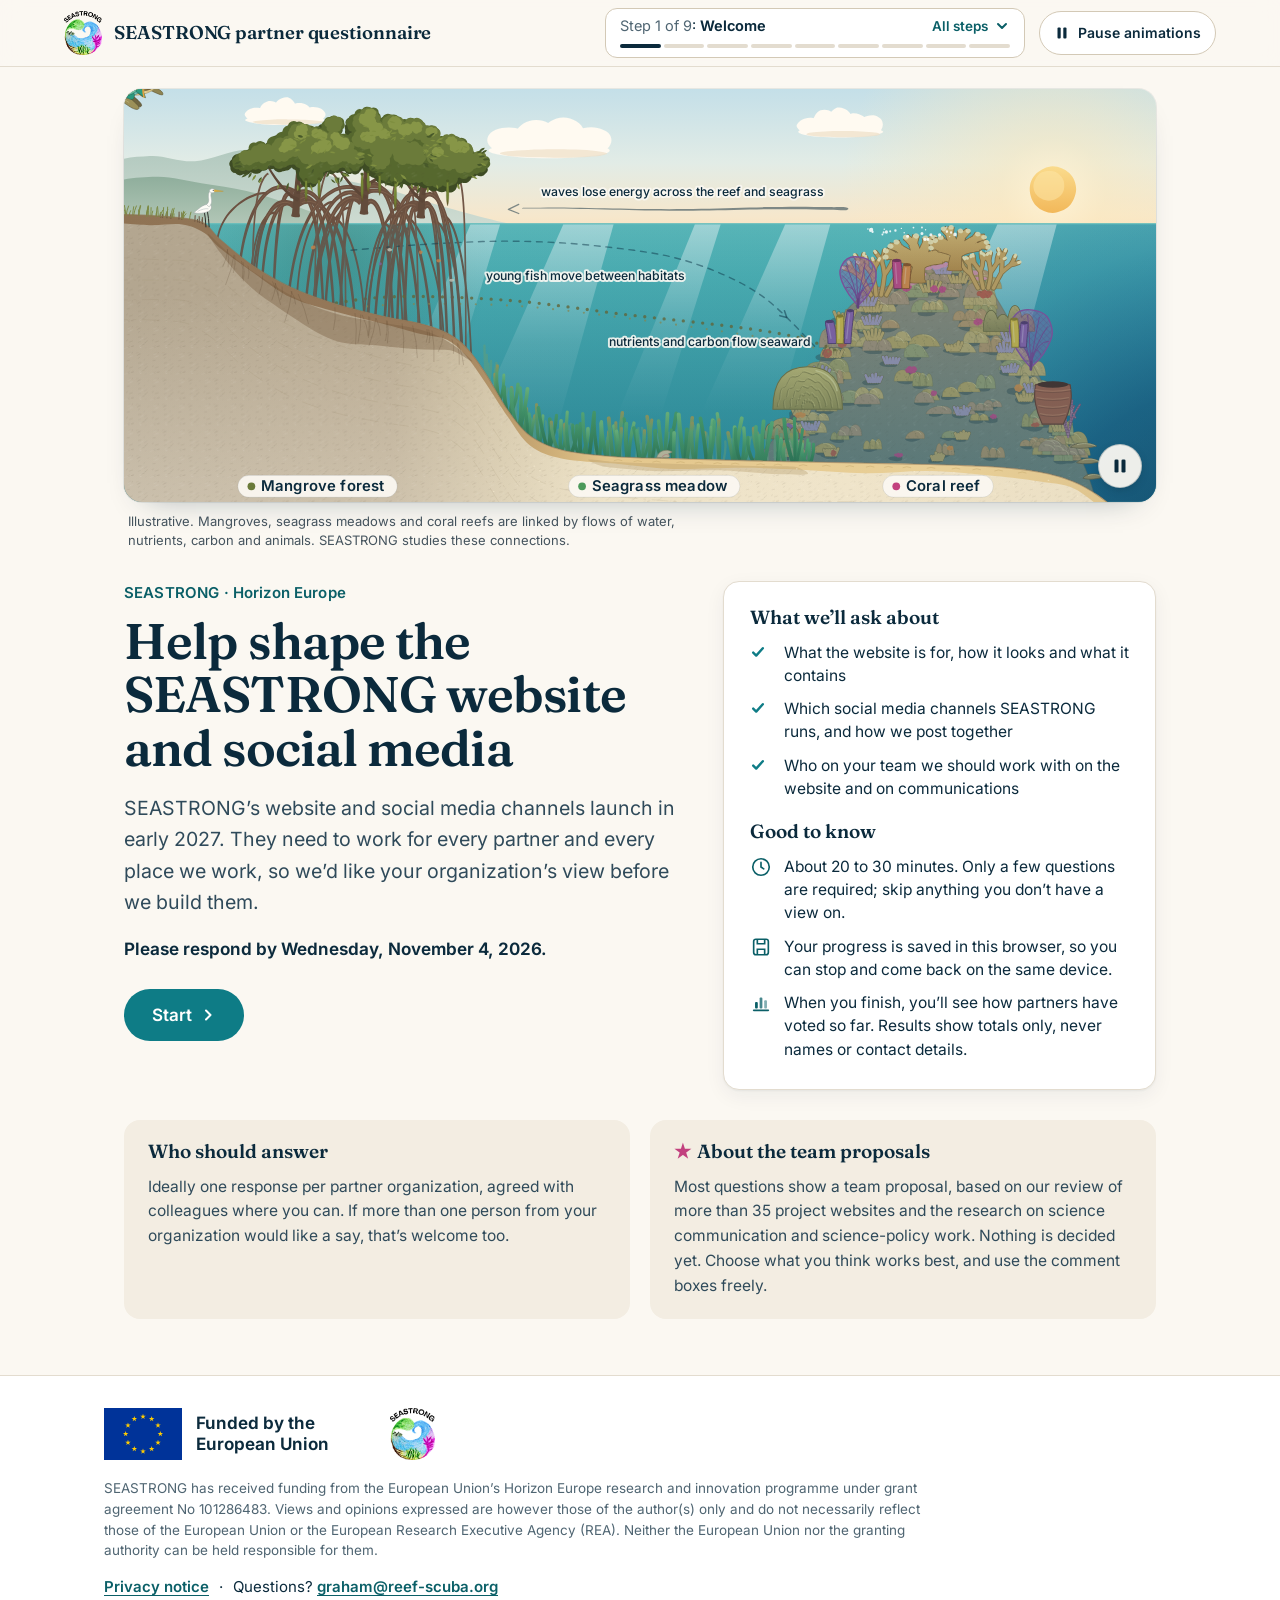
<file: index.html>
<!doctype html>
<html lang="en">
<head>
<meta charset="utf-8">
<meta name="viewport" content="width=device-width, initial-scale=1">
<meta http-equiv="Content-Security-Policy" content="default-src 'self'; script-src 'self'; style-src 'self' 'unsafe-inline'; img-src 'self' data:; font-src 'self'; connect-src 'self' https://*.supabase.co; object-src 'none'; base-uri 'self'; form-action 'none'; frame-src 'none'">
<meta name="referrer" content="strict-origin-when-cross-origin">
<meta name="robots" content="noindex, nofollow">
<title>SEASTRONG partner questionnaire</title>
<meta name="description" content="Help shape the SEASTRONG website and social media: a questionnaire for SEASTRONG partner organizations.">
<meta name="theme-color" content="#fbf8f2">
<link rel="icon" type="image/png" href="assets/img/favicon-64.png">
<link rel="apple-touch-icon" href="assets/img/apple-touch-icon.png">
<link rel="preload" href="assets/fonts/inter-latin-var.woff2" as="font" type="font/woff2" crossorigin>
<link rel="preload" href="assets/fonts/fraunces-latin-600-normal.woff2" as="font" type="font/woff2" crossorigin>
<link rel="stylesheet" href="assets/styles.css">
<script src="assets/config.js" defer></script>
<link rel="stylesheet" href="hero/hero.css">
<script src="hero/hero.js" defer></script>
<link rel="modulepreload" href="assets/common.js">
<link rel="modulepreload" href="assets/data.js">
<link rel="modulepreload" href="assets/model.js">
<link rel="modulepreload" href="assets/results.js">
<script type="module" src="assets/app.js"></script>
</head>
<body>
<a class="skip-link" href="#main">Skip to main content</a>
<header class="site-header has-stepnav">
  <div class="header-inner">
    <div class="brand">
      <picture><source type="image/webp" srcset="assets/img/seastrong-logo-black-160.webp 1x, assets/img/seastrong-logo-black-320.webp 2x"><img class="brand-logo" src="assets/img/seastrong-logo-black-160.png" width="139" height="160" alt="SEASTRONG logo"></picture>
      <span class="brand-title">SEASTRONG partner questionnaire</span>
    </div>

    <nav class="stepnav" data-stepnav aria-label="Questionnaire steps">
      <button type="button" class="sn-toggle" data-sn-toggle aria-expanded="false" aria-controls="stepnav-panel">
        <span class="sn-text"><span class="sn-count" data-sn-count>Step 1 of 9</span><span class="sn-colon">: </span><span class="sn-title" data-sn-title>Welcome</span></span>
        <span class="sn-more"><span class="sn-more-label">All steps</span><span class="sn-more-short">Steps</span><svg viewBox="0 0 16 16" width="16" height="16" aria-hidden="true" focusable="false"><path d="M4 6l4 4 4-4" fill="none" stroke="currentColor" stroke-width="2" stroke-linecap="round" stroke-linejoin="round"/></svg></span>
        <span class="sn-bar" data-sn-bar aria-hidden="true"></span>
      </button>
      <div class="sn-panel" id="stepnav-panel" hidden>
        <ol class="sn-list" role="list" data-sn-list></ol>
      </div>
    </nav>
    <button type="button" class="motion-btn" data-motion-toggle aria-pressed="false">
      <svg class="mb-pause" viewBox="0 0 16 16" width="16" height="16" aria-hidden="true" focusable="false"><rect x="3.5" y="2.5" width="3.2" height="11" rx="1" fill="currentColor"/><rect x="9.3" y="2.5" width="3.2" height="11" rx="1" fill="currentColor"/></svg>
      <svg class="mb-check" viewBox="0 0 16 16" width="16" height="16" aria-hidden="true" focusable="false"><path d="M3.2 8.6l3 3 6.6-7.4" fill="none" stroke="currentColor" stroke-width="2.4" stroke-linecap="round" stroke-linejoin="round"/></svg>
      <span class="motion-label">Pause animations</span>
    </button>
  </div>
</header>

<main id="main" tabindex="-1">
  <noscript><div class="wrap page"><p class="note note-info">This questionnaire needs JavaScript. Please turn it on in your browser, or email <a href="mailto:graham@reef-scuba.org">graham@reef-scuba.org</a> and we will send you another way to respond.</p></div></noscript>
  <section id="view-welcome" class="view view-welcome" aria-labelledby="welcome-h">
    <div class="wrap">
      <div class="welcome-hero"><div data-ss-hero></div></div>
      <div id="welcome-body"></div>
    </div>
  </section>
  <div id="view-step" class="view wrap wrap-step" hidden></div>
  <div id="announcer" class="sr-only" aria-live="polite" aria-atomic="true"></div>
</main>
<footer class="site-footer">
  <div class="wrap">
    <div class="footer-marks">
      <div class="eu-mark">
        <!-- Replace with the official file from the EU download center before launch -->
        <svg class="eu-flag" viewBox="0 0 810 540" width="72" height="48" aria-hidden="true" focusable="false"><rect width="810" height="540" fill="#003399"/><path fill="#FFCC00" d="M405.0 60.0L411.7 80.7L433.5 80.7L415.9 93.5L422.6 114.2L405.0 101.4L387.3 114.2L394.1 93.5L376.4 80.7L398.2 80.7ZM495.0 84.1L501.7 104.8L523.5 104.8L505.9 117.6L512.6 138.3L495.0 125.5L477.3 138.3L484.1 117.6L466.4 104.8L488.2 104.8ZM560.8 150.0L567.6 170.7L589.4 170.7L571.7 183.5L578.5 204.2L560.8 191.4L543.2 204.2L549.9 183.5L532.3 170.7L554.1 170.7ZM585.0 240.0L591.7 260.7L613.5 260.7L595.9 273.5L602.6 294.2L585.0 281.4L567.3 294.2L574.1 273.5L556.4 260.7L578.2 260.7ZM560.8 330.0L567.6 350.7L589.4 350.7L571.7 363.5L578.5 384.2L560.8 371.4L543.2 384.2L549.9 363.5L532.3 350.7L554.1 350.7ZM495.0 395.8L501.7 416.6L523.5 416.6L505.9 429.4L512.6 450.1L495.0 437.3L477.3 450.1L484.1 429.4L466.4 416.6L488.2 416.6ZM405.0 420.0L411.7 440.7L433.5 440.7L415.9 453.5L422.6 474.2L405.0 461.4L387.3 474.2L394.1 453.5L376.4 440.7L398.2 440.7ZM315.0 395.8L321.7 416.6L343.5 416.6L325.9 429.4L332.6 450.1L315.0 437.3L297.3 450.1L304.1 429.4L286.4 416.6L308.2 416.6ZM249.1 330.0L255.8 350.7L277.6 350.7L260.0 363.5L266.7 384.2L249.1 371.4L231.4 384.2L238.2 363.5L220.5 350.7L242.3 350.7ZM225.0 240.0L231.7 260.7L253.5 260.7L235.9 273.5L242.6 294.2L225.0 281.4L207.3 294.2L214.1 273.5L196.4 260.7L218.2 260.7ZM249.1 150.0L255.8 170.7L277.6 170.7L260.0 183.5L266.7 204.2L249.1 191.4L231.4 204.2L238.2 183.5L220.5 170.7L242.3 170.7ZM315.0 84.1L321.7 104.8L343.5 104.8L325.9 117.6L332.6 138.3L315.0 125.5L297.3 138.3L304.1 117.6L286.4 104.8L308.2 104.8Z"/></svg>
        <span class="eu-text">Funded by the European Union</span>
      </div>
      <picture><source type="image/webp" srcset="assets/img/seastrong-logo-black-160.webp 1x, assets/img/seastrong-logo-black-320.webp 2x"><img class="footer-logo" src="assets/img/seastrong-logo-black-160.png" width="139" height="160" alt="SEASTRONG logo"></picture>
    </div>
    <p class="footer-disclaimer">SEASTRONG has received funding from the European Union’s Horizon Europe research and innovation programme under grant agreement No 101286483. Views and opinions expressed are however those of the author(s) only and do not necessarily reflect those of the European Union or the European Research Executive Agency (REA). Neither the European Union nor the granting authority can be held responsible for them.</p>
    <p class="footer-links"><a href="privacy.html" data-keep-modes>Privacy notice</a> <span class="dot" aria-hidden="true">·</span> <span>Questions? <a href="mailto:graham@reef-scuba.org" data-config-mailto><span data-config="contactEmail">graham@reef-scuba.org</span></a></span></p>
  </div>
</footer>
</body>
</html>
</file>
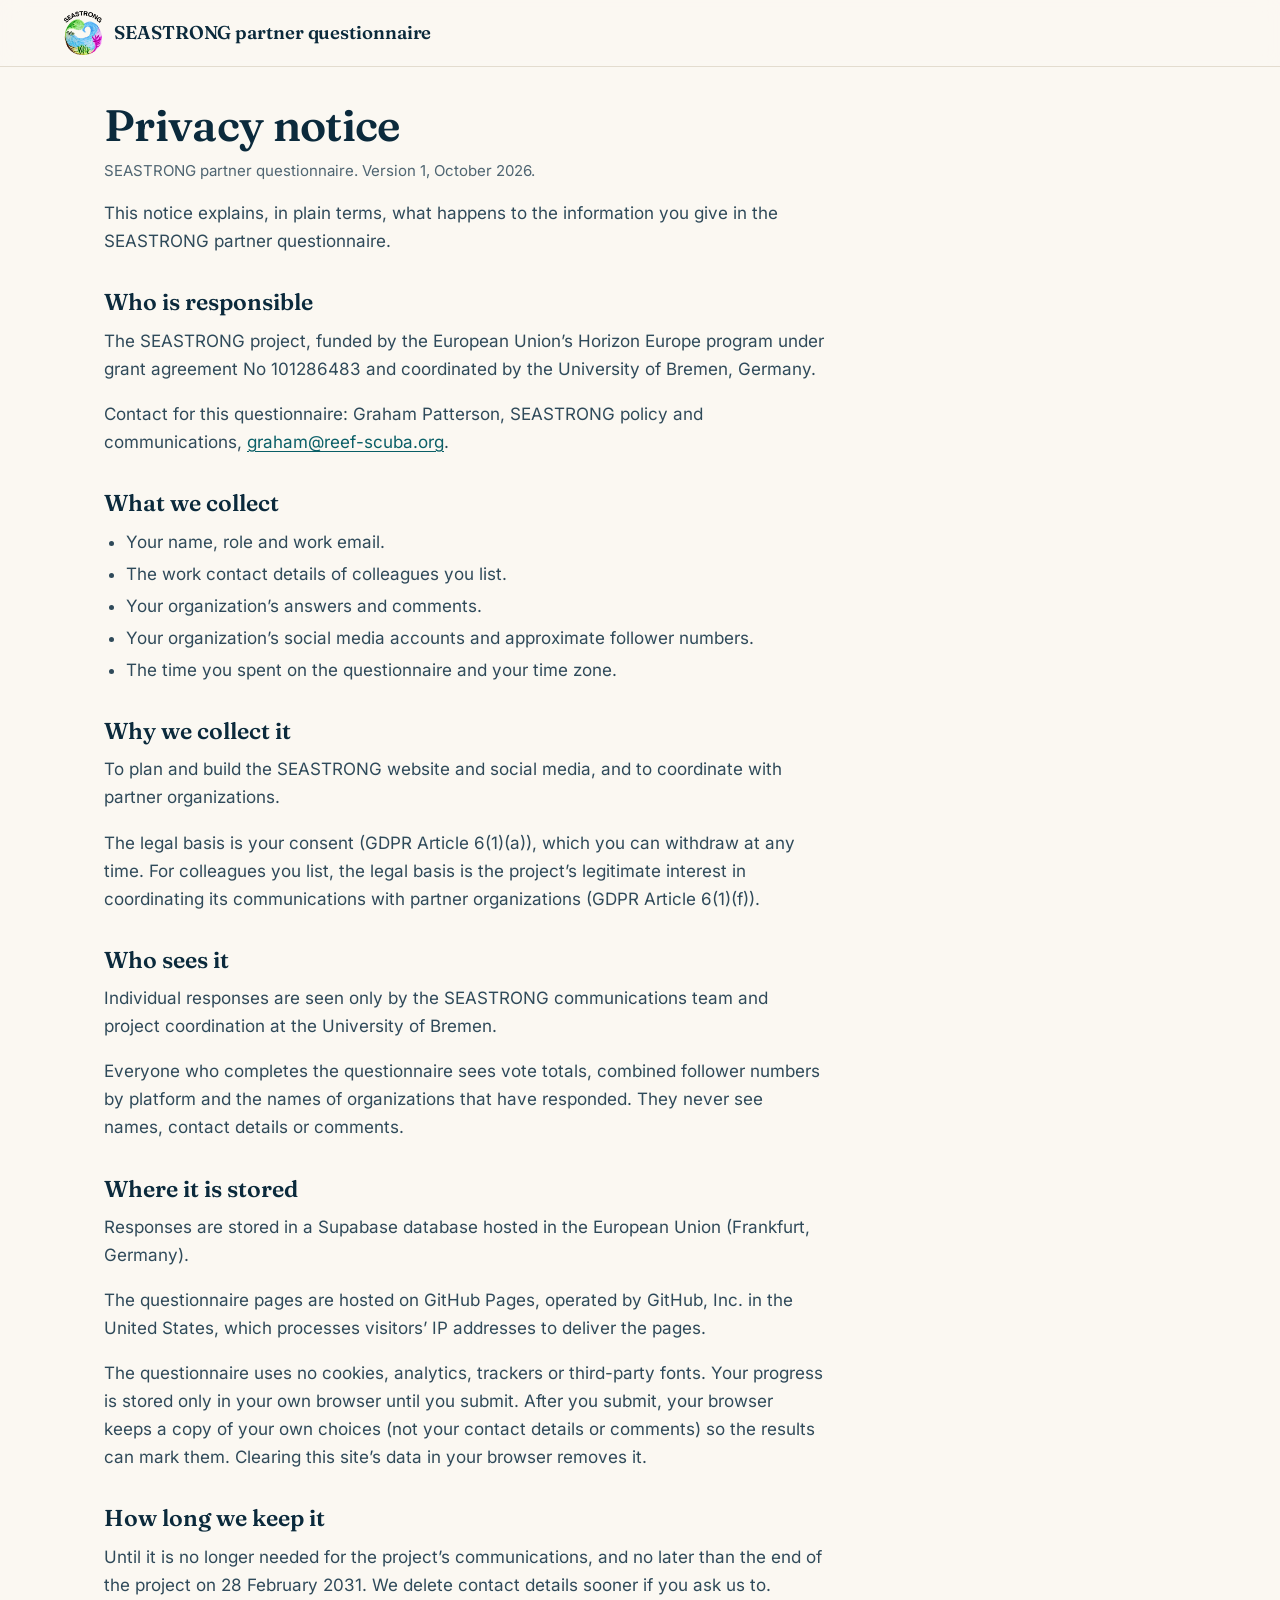
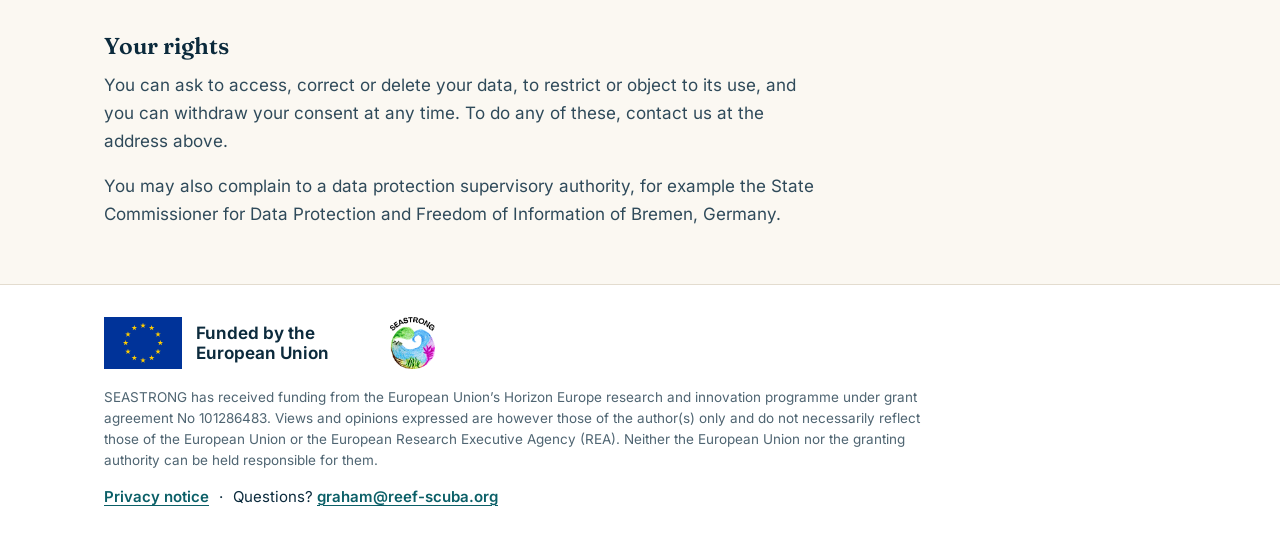
<file: privacy.html>
<!doctype html>
<html lang="en">
<head>
<meta charset="utf-8">
<meta name="viewport" content="width=device-width, initial-scale=1">
<meta http-equiv="Content-Security-Policy" content="default-src 'self'; script-src 'self'; style-src 'self' 'unsafe-inline'; img-src 'self' data:; font-src 'self'; connect-src 'self' https://*.supabase.co; object-src 'none'; base-uri 'self'; form-action 'none'; frame-src 'none'">
<meta name="referrer" content="strict-origin-when-cross-origin">
<meta name="robots" content="noindex, nofollow">
<title>Privacy notice · SEASTRONG partner questionnaire</title>
<meta name="description" content="How the SEASTRONG partner questionnaire handles your personal data.">
<meta name="theme-color" content="#fbf8f2">
<link rel="icon" type="image/png" href="assets/img/favicon-64.png">
<link rel="apple-touch-icon" href="assets/img/apple-touch-icon.png">
<link rel="preload" href="assets/fonts/inter-latin-var.woff2" as="font" type="font/woff2" crossorigin>
<link rel="preload" href="assets/fonts/fraunces-latin-600-normal.woff2" as="font" type="font/woff2" crossorigin>
<link rel="stylesheet" href="assets/styles.css">
<script src="assets/config.js" defer></script>
<script type="module" src="assets/page.js"></script>
</head>
<body>
<a class="skip-link" href="#main">Skip to main content</a>
<header class="site-header">
  <div class="header-inner">
    <a class="brand" href="index.html" data-keep-modes>
      <picture><source type="image/webp" srcset="assets/img/seastrong-logo-black-160.webp 1x, assets/img/seastrong-logo-black-320.webp 2x"><img class="brand-logo" src="assets/img/seastrong-logo-black-160.png" width="139" height="160" alt="SEASTRONG logo"></picture>
      <span class="brand-title">SEASTRONG partner questionnaire</span>
    </a>

    
  </div>
</header>

<main id="main" tabindex="-1" class="wrap page">
  <article class="prose">
    <h1>Privacy notice</h1>
    <p class="version">SEASTRONG partner questionnaire. Version 1, October 2026.</p>
    <p>This notice explains, in plain terms, what happens to the information you give in the SEASTRONG partner questionnaire.</p>

    <h2>Who is responsible</h2>
    <p>The SEASTRONG project, funded by the European Union’s Horizon Europe program under grant agreement No 101286483 and coordinated by the University of Bremen, Germany.</p>
    <p>Contact for this questionnaire: <span data-config="contactName">Graham Patterson</span>, <span data-config="contactRole">SEASTRONG policy and communications</span>, <a href="mailto:graham@reef-scuba.org" data-config-mailto><span data-config="contactEmail">graham@reef-scuba.org</span></a>.</p>

    <h2>What we collect</h2>
    <ul>
      <li>Your name, role and work email.</li>
      <li>The work contact details of colleagues you list.</li>
      <li>Your organization’s answers and comments.</li>
      <li>Your organization’s social media accounts and approximate follower numbers.</li>
      <li>The time you spent on the questionnaire and your time zone.</li>
    </ul>

    <h2>Why we collect it</h2>
    <p>To plan and build the SEASTRONG website and social media, and to coordinate with partner organizations.</p>
    <p>The legal basis is your consent (GDPR Article 6(1)(a)), which you can withdraw at any time. For colleagues you list, the legal basis is the project’s legitimate interest in coordinating its communications with partner organizations (GDPR Article 6(1)(f)).</p>

    <h2>Who sees it</h2>
    <p>Individual responses are seen only by the SEASTRONG communications team and project coordination at the University of Bremen.</p>
    <p>Everyone who completes the questionnaire sees vote totals, combined follower numbers by platform and the names of organizations that have responded. They never see names, contact details or comments.</p>

    <h2>Where it is stored</h2>
    <p>Responses are stored in a Supabase database hosted in the European Union (Frankfurt, Germany).</p>
    <p>The questionnaire pages are hosted on GitHub Pages, operated by GitHub, Inc. in the United States, which processes visitors’ IP addresses to deliver the pages.</p>
    <p>The questionnaire uses no cookies, analytics, trackers or third-party fonts. Your progress is stored only in your own browser until you submit. After you submit, your browser keeps a copy of your own choices (not your contact details or comments) so the results can mark them. Clearing this site’s data in your browser removes it.</p>

    <h2>How long we keep it</h2>
    <p>Until it is no longer needed for the project’s communications, and no later than the end of the project on 28 February 2031. We delete contact details sooner if you ask us to.</p>

    <h2>Your rights</h2>
    <p>You can ask to access, correct or delete your data, to restrict or object to its use, and you can withdraw your consent at any time. To do any of these, contact us at the address above.</p>
    <p>You may also complain to a data protection supervisory authority, for example the State Commissioner for Data Protection and Freedom of Information of Bremen, Germany.</p>
  </article>
</main>
<footer class="site-footer">
  <div class="wrap">
    <div class="footer-marks">
      <div class="eu-mark">
        <!-- Replace with the official file from the EU download center before launch -->
        <svg class="eu-flag" viewBox="0 0 810 540" width="72" height="48" aria-hidden="true" focusable="false"><rect width="810" height="540" fill="#003399"/><path fill="#FFCC00" d="M405.0 60.0L411.7 80.7L433.5 80.7L415.9 93.5L422.6 114.2L405.0 101.4L387.3 114.2L394.1 93.5L376.4 80.7L398.2 80.7ZM495.0 84.1L501.7 104.8L523.5 104.8L505.9 117.6L512.6 138.3L495.0 125.5L477.3 138.3L484.1 117.6L466.4 104.8L488.2 104.8ZM560.8 150.0L567.6 170.7L589.4 170.7L571.7 183.5L578.5 204.2L560.8 191.4L543.2 204.2L549.9 183.5L532.3 170.7L554.1 170.7ZM585.0 240.0L591.7 260.7L613.5 260.7L595.9 273.5L602.6 294.2L585.0 281.4L567.3 294.2L574.1 273.5L556.4 260.7L578.2 260.7ZM560.8 330.0L567.6 350.7L589.4 350.7L571.7 363.5L578.5 384.2L560.8 371.4L543.2 384.2L549.9 363.5L532.3 350.7L554.1 350.7ZM495.0 395.8L501.7 416.6L523.5 416.6L505.9 429.4L512.6 450.1L495.0 437.3L477.3 450.1L484.1 429.4L466.4 416.6L488.2 416.6ZM405.0 420.0L411.7 440.7L433.5 440.7L415.9 453.5L422.6 474.2L405.0 461.4L387.3 474.2L394.1 453.5L376.4 440.7L398.2 440.7ZM315.0 395.8L321.7 416.6L343.5 416.6L325.9 429.4L332.6 450.1L315.0 437.3L297.3 450.1L304.1 429.4L286.4 416.6L308.2 416.6ZM249.1 330.0L255.8 350.7L277.6 350.7L260.0 363.5L266.7 384.2L249.1 371.4L231.4 384.2L238.2 363.5L220.5 350.7L242.3 350.7ZM225.0 240.0L231.7 260.7L253.5 260.7L235.9 273.5L242.6 294.2L225.0 281.4L207.3 294.2L214.1 273.5L196.4 260.7L218.2 260.7ZM249.1 150.0L255.8 170.7L277.6 170.7L260.0 183.5L266.7 204.2L249.1 191.4L231.4 204.2L238.2 183.5L220.5 170.7L242.3 170.7ZM315.0 84.1L321.7 104.8L343.5 104.8L325.9 117.6L332.6 138.3L315.0 125.5L297.3 138.3L304.1 117.6L286.4 104.8L308.2 104.8Z"/></svg>
        <span class="eu-text">Funded by the European Union</span>
      </div>
      <picture><source type="image/webp" srcset="assets/img/seastrong-logo-black-160.webp 1x, assets/img/seastrong-logo-black-320.webp 2x"><img class="footer-logo" src="assets/img/seastrong-logo-black-160.png" width="139" height="160" alt="SEASTRONG logo"></picture>
    </div>
    <p class="footer-disclaimer">SEASTRONG has received funding from the European Union’s Horizon Europe research and innovation programme under grant agreement No 101286483. Views and opinions expressed are however those of the author(s) only and do not necessarily reflect those of the European Union or the European Research Executive Agency (REA). Neither the European Union nor the granting authority can be held responsible for them.</p>
    <p class="footer-links"><a href="privacy.html" data-keep-modes>Privacy notice</a> <span class="dot" aria-hidden="true">·</span> <span>Questions? <a href="mailto:graham@reef-scuba.org" data-config-mailto><span data-config="contactEmail">graham@reef-scuba.org</span></a></span></p>
  </div>
</footer>
</body>
</html>
</file>
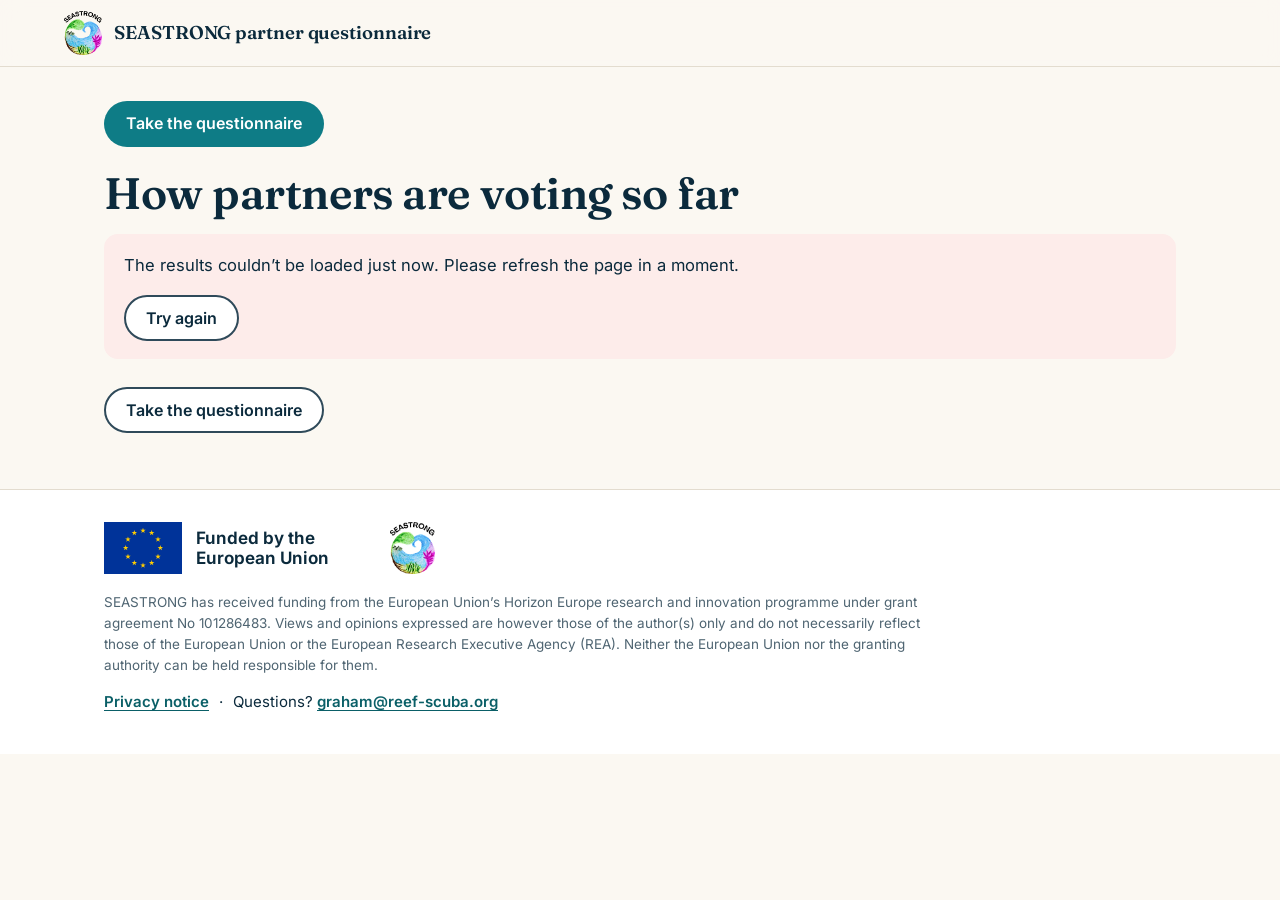
<file: results.html>
<!doctype html>
<html lang="en">
<head>
<meta charset="utf-8">
<meta name="viewport" content="width=device-width, initial-scale=1">
<meta http-equiv="Content-Security-Policy" content="default-src 'self'; script-src 'self'; style-src 'self' 'unsafe-inline'; img-src 'self' data:; font-src 'self'; connect-src 'self' https://*.supabase.co; object-src 'none'; base-uri 'self'; form-action 'none'; frame-src 'none'">
<meta name="referrer" content="strict-origin-when-cross-origin">
<meta name="robots" content="noindex, nofollow">
<title>Results · SEASTRONG partner questionnaire</title>
<meta name="description" content="How SEASTRONG partner organizations are voting so far: totals only, never names or contact details.">
<meta name="theme-color" content="#fbf8f2">
<link rel="icon" type="image/png" href="assets/img/favicon-64.png">
<link rel="apple-touch-icon" href="assets/img/apple-touch-icon.png">
<link rel="preload" href="assets/fonts/inter-latin-var.woff2" as="font" type="font/woff2" crossorigin>
<link rel="preload" href="assets/fonts/fraunces-latin-600-normal.woff2" as="font" type="font/woff2" crossorigin>
<link rel="stylesheet" href="assets/styles.css">
<script src="assets/config.js" defer></script>
<link rel="modulepreload" href="assets/common.js">
<link rel="modulepreload" href="assets/results.js">
<script type="module" src="assets/page.js"></script>
</head>
<body>
<a class="skip-link" href="#main">Skip to main content</a>
<header class="site-header">
  <div class="header-inner">
    <a class="brand" href="index.html" data-keep-modes>
      <picture><source type="image/webp" srcset="assets/img/seastrong-logo-black-160.webp 1x, assets/img/seastrong-logo-black-320.webp 2x"><img class="brand-logo" src="assets/img/seastrong-logo-black-160.png" width="139" height="160" alt="SEASTRONG logo"></picture>
      <span class="brand-title">SEASTRONG partner questionnaire</span>
    </a>

    
  </div>
</header>

<main id="main" tabindex="-1" class="wrap page">
  <div class="page-actions"><a class="btn btn-primary" href="index.html" data-keep-modes>Take the questionnaire</a></div>
  <div id="results-root" data-results-page><h1 class="results-title">How partners are voting so far</h1><p class="r-loading">Loading the latest results…</p></div>
  <div class="page-actions" style="margin-top:28px"><a class="btn btn-secondary" href="index.html" data-keep-modes>Take the questionnaire</a></div>
</main>
<footer class="site-footer">
  <div class="wrap">
    <div class="footer-marks">
      <div class="eu-mark">
        <!-- Replace with the official file from the EU download center before launch -->
        <svg class="eu-flag" viewBox="0 0 810 540" width="72" height="48" aria-hidden="true" focusable="false"><rect width="810" height="540" fill="#003399"/><path fill="#FFCC00" d="M405.0 60.0L411.7 80.7L433.5 80.7L415.9 93.5L422.6 114.2L405.0 101.4L387.3 114.2L394.1 93.5L376.4 80.7L398.2 80.7ZM495.0 84.1L501.7 104.8L523.5 104.8L505.9 117.6L512.6 138.3L495.0 125.5L477.3 138.3L484.1 117.6L466.4 104.8L488.2 104.8ZM560.8 150.0L567.6 170.7L589.4 170.7L571.7 183.5L578.5 204.2L560.8 191.4L543.2 204.2L549.9 183.5L532.3 170.7L554.1 170.7ZM585.0 240.0L591.7 260.7L613.5 260.7L595.9 273.5L602.6 294.2L585.0 281.4L567.3 294.2L574.1 273.5L556.4 260.7L578.2 260.7ZM560.8 330.0L567.6 350.7L589.4 350.7L571.7 363.5L578.5 384.2L560.8 371.4L543.2 384.2L549.9 363.5L532.3 350.7L554.1 350.7ZM495.0 395.8L501.7 416.6L523.5 416.6L505.9 429.4L512.6 450.1L495.0 437.3L477.3 450.1L484.1 429.4L466.4 416.6L488.2 416.6ZM405.0 420.0L411.7 440.7L433.5 440.7L415.9 453.5L422.6 474.2L405.0 461.4L387.3 474.2L394.1 453.5L376.4 440.7L398.2 440.7ZM315.0 395.8L321.7 416.6L343.5 416.6L325.9 429.4L332.6 450.1L315.0 437.3L297.3 450.1L304.1 429.4L286.4 416.6L308.2 416.6ZM249.1 330.0L255.8 350.7L277.6 350.7L260.0 363.5L266.7 384.2L249.1 371.4L231.4 384.2L238.2 363.5L220.5 350.7L242.3 350.7ZM225.0 240.0L231.7 260.7L253.5 260.7L235.9 273.5L242.6 294.2L225.0 281.4L207.3 294.2L214.1 273.5L196.4 260.7L218.2 260.7ZM249.1 150.0L255.8 170.7L277.6 170.7L260.0 183.5L266.7 204.2L249.1 191.4L231.4 204.2L238.2 183.5L220.5 170.7L242.3 170.7ZM315.0 84.1L321.7 104.8L343.5 104.8L325.9 117.6L332.6 138.3L315.0 125.5L297.3 138.3L304.1 117.6L286.4 104.8L308.2 104.8Z"/></svg>
        <span class="eu-text">Funded by the European Union</span>
      </div>
      <picture><source type="image/webp" srcset="assets/img/seastrong-logo-black-160.webp 1x, assets/img/seastrong-logo-black-320.webp 2x"><img class="footer-logo" src="assets/img/seastrong-logo-black-160.png" width="139" height="160" alt="SEASTRONG logo"></picture>
    </div>
    <p class="footer-disclaimer">SEASTRONG has received funding from the European Union’s Horizon Europe research and innovation programme under grant agreement No 101286483. Views and opinions expressed are however those of the author(s) only and do not necessarily reflect those of the European Union or the European Research Executive Agency (REA). Neither the European Union nor the granting authority can be held responsible for them.</p>
    <p class="footer-links"><a href="privacy.html" data-keep-modes>Privacy notice</a> <span class="dot" aria-hidden="true">·</span> <span>Questions? <a href="mailto:graham@reef-scuba.org" data-config-mailto><span data-config="contactEmail">graham@reef-scuba.org</span></a></span></p>
  </div>
</footer>
</body>
</html>
</file>
<file: assets/styles.css>
/* SEASTRONG partner questionnaire. "Sunlit Shallows": paper, ink, lagoon, reef, seagrass, sand. Light theme only. */

/* ---------- fonts (self-hosted, latin subset; specimen faces download only where they are used) ---------- */
@font-face { font-family: 'Inter'; src: url('fonts/inter-latin-var.woff2') format('woff2'); font-weight: 100 900; font-style: normal; font-display: swap; }
@font-face { font-family: 'Fraunces'; src: url('fonts/fraunces-latin-600-normal.woff2') format('woff2'); font-weight: 600; font-style: normal; font-display: swap; }
@font-face { font-family: 'Fraunces'; src: url('fonts/fraunces-latin-700-normal.woff2') format('woff2'); font-weight: 700 900; font-style: normal; font-display: swap; }
@font-face { font-family: 'Fraunces'; src: url('fonts/fraunces-latin-600-italic.woff2') format('woff2'); font-weight: 400 900; font-style: italic; font-display: swap; }
@font-face { font-family: 'Caveat'; src: url('fonts/caveat-latin-700-normal.woff2') format('woff2'); font-weight: 400 900; font-display: swap; }
@font-face { font-family: 'Atkinson Hyperlegible'; src: url('fonts/atkinson-hyperlegible-latin-400-normal.woff2') format('woff2'); font-weight: 400; font-display: swap; }
@font-face { font-family: 'Atkinson Hyperlegible'; src: url('fonts/atkinson-hyperlegible-latin-700-normal.woff2') format('woff2'); font-weight: 700 900; font-display: swap; }
@font-face { font-family: 'Space Grotesk'; src: url('fonts/space-grotesk-latin-700-normal.woff2') format('woff2'); font-weight: 400 900; font-display: swap; }
@font-face { font-family: 'IBM Plex Sans'; src: url('fonts/ibm-plex-sans-latin-400-normal.woff2') format('woff2'); font-weight: 400 500; font-display: swap; }
@font-face { font-family: 'IBM Plex Sans'; src: url('fonts/ibm-plex-sans-latin-600-normal.woff2') format('woff2'); font-weight: 600 900; font-display: swap; }
@font-face { font-family: 'DM Serif Display'; src: url('fonts/dm-serif-display-latin-400-normal.woff2') format('woff2'); font-weight: 400 900; font-display: swap; }
@font-face { font-family: 'DM Sans'; src: url('fonts/dm-sans-latin-400-normal.woff2') format('woff2'); font-weight: 400 500; font-display: swap; }
@font-face { font-family: 'DM Sans'; src: url('fonts/dm-sans-latin-700-normal.woff2') format('woff2'); font-weight: 600 900; font-display: swap; }

/* ---------- tokens ---------- */
:root {
  --paper: #fbf8f2;
  --paper-2: #f3ede2;
  --card: #ffffff;
  --line: #e3dccf;
  --line-2: #d3c9b6;
  --field: #77868f;          /* input and control borders: 3.6:1 on white */
  --ink: #0b2a3c;
  --ink-2: #2f4a5a;
  --ink-3: #4f6572;          /* muted text: 5.7:1 on paper */
  --lagoon: #0e7c86;         /* primary actions: white text 4.95:1 */
  --lagoon-2: #0a5f67;       /* links and hover: 7:1 on paper */
  --lagoon-tint: #e6f3f4;
  --reef: #c2407e;
  --reef-ink: #9c2f63;
  --reef-tint: #fdeef4;
  --seagrass: #4c9a5b;
  --mangrove: #6b7b3a;
  --sand: #e9c46a;
  --sand-tint: #fbf1d6;
  --later: #a9bbe8;
  --skip: #d9d4cb;
  --eu: #003399;
  --eu-y: #ffcc00;
  --error: #b3261e;
  --error-tint: #fdecea;
  --ok: #2e7d4f;
  --focus: #0a5f67;
  --radius: 16px;
  --radius-sm: 10px;
  --shadow: 0 1px 2px rgba(11, 42, 60, .05), 0 6px 20px rgba(11, 42, 60, .06);
  --shadow-lg: 0 2px 6px rgba(11, 42, 60, .08), 0 18px 44px rgba(11, 42, 60, .16);
  --display: 'Fraunces', Georgia, 'Times New Roman', serif;
  --sans: 'Inter', system-ui, -apple-system, 'Segoe UI', Roboto, Arial, sans-serif;
  --hand: 'Caveat', 'Segoe Print', cursive;
  --maxw: 1120px;
  color-scheme: light;
}

/* ---------- base ---------- */
*, *::before, *::after { box-sizing: border-box; }
html { background: var(--paper); -webkit-text-size-adjust: 100%; text-size-adjust: 100%; scroll-padding-top: 96px; }
body {
  margin: 0; background: var(--paper); color: var(--ink);
  font-family: var(--sans); font-size: 16.5px; line-height: 1.6;
  -webkit-font-smoothing: antialiased; text-rendering: optimizeLegibility;
  overflow-wrap: break-word;
}
img, svg { max-width: 100%; }
img { display: block; height: auto; }
a { color: var(--lagoon-2); text-underline-offset: 3px; text-decoration-thickness: 1px; }
a:hover { color: var(--ink); text-decoration-thickness: 2px; }
h1, h2, h3, h4 { margin: 0; line-height: 1.2; }
p { margin: 0 0 1em; }
ul, ol { margin: 0; padding: 0; }
button, input, select, textarea { font: inherit; color: inherit; }
button { cursor: pointer; }
[hidden] { display: none !important; }
:focus-visible { outline: 3px solid var(--focus); outline-offset: 2px; }
h1:focus, h2:focus, [tabindex="-1"]:focus { outline: none; }
/* programmatic focus targets (step headings, error summary) are not controls, so they get no focus box */
.error-summary:focus-visible { outline: 3px solid var(--focus); outline-offset: 3px; }
fieldset { border: 0; margin: 0; padding: 0; min-width: 0; }
legend { padding: 0; }
strong, b { font-weight: 650; }
.muted { color: var(--ink-3); }
.small { font-size: 14px; }

.sr-only {
  position: absolute !important; width: 1px !important; height: 1px !important; padding: 0 !important; margin: -1px !important;
  overflow: hidden !important; clip: rect(0 0 0 0) !important; clip-path: inset(50%) !important; white-space: nowrap !important; border: 0 !important;
}
.skip-link {
  position: absolute; left: 12px; top: -100px; z-index: 100; background: var(--ink); color: #fff; padding: 10px 16px;
  border-radius: 10px; font-weight: 600; text-decoration: none;
}
.skip-link:focus { top: 12px; color: #fff; }

.wrap { max-width: var(--maxw); margin: 0 auto; padding: 0 24px; }
@media (max-width: 640px) { .wrap { padding: 0 16px; } body { font-size: 16px; } }

/* ---------- preview ribbon and badges ---------- */
.ribbon { background: var(--sand-tint); border-bottom: 1px solid #ecd9a4; color: var(--ink); text-align: center; font-size: 14px; line-height: 1.4; padding: 8px 16px; }
.ribbon p { margin: 0; }
.modebar { background: var(--paper-2); border-bottom: 1px solid var(--line); padding: 5px 16px; text-align: center; }
.modebar p { margin: 0; display: flex; gap: 8px; justify-content: center; flex-wrap: wrap; }
.badges { display: inline-flex; gap: 6px; flex-wrap: wrap; }
.badges:empty { display: none; }
.badge { font-size: 12.5px; font-weight: 600; line-height: 1.3; padding: 4px 10px; border-radius: 999px; white-space: nowrap; }
.badge-test { background: var(--sand-tint); color: #5c4300; box-shadow: inset 0 0 0 1px #e2c579; }
.badge-mock { background: var(--lagoon-tint); color: var(--lagoon-2); box-shadow: inset 0 0 0 1px #b9dde0; }

/* ---------- header ---------- */
.site-header {
  position: sticky; top: 0; z-index: 40;
  background: rgba(251, 248, 242, .96); border-bottom: 1px solid var(--line);
}
@supports (backdrop-filter: blur(6px)) { .site-header { background: rgba(251, 248, 242, .88); backdrop-filter: saturate(1.3) blur(10px); } }
.header-inner { max-width: 1200px; margin: 0 auto; padding: 8px 24px; display: flex; align-items: center; gap: 14px; min-height: 66px; }
.brand { display: flex; align-items: center; gap: 12px; margin-right: auto; min-width: 0; color: var(--ink); text-decoration: none; }
.brand picture { flex: none; display: block; }
.brand-logo { height: 44px; width: auto; flex: none; }
.brand-title { font-family: var(--display); font-weight: 600; font-size: 18.5px; line-height: 1.2; letter-spacing: -.005em; white-space: nowrap; }
a.brand:hover { color: var(--ink); }

.stepnav { position: relative; flex: 0 1 420px; min-width: 0; }
@media (max-width: 1099px) { .has-stepnav .brand-title { display: none; } .has-stepnav .brand { margin-right: auto; } }
.sn-toggle {
  display: grid; grid-template-columns: minmax(0, 1fr) auto; align-items: center; column-gap: 14px; row-gap: 6px;
  min-height: 50px; width: 100%; padding: 7px 14px 8px; border: 1.5px solid var(--line-2); border-radius: 12px;
  background: var(--card); color: var(--ink); text-align: left; line-height: 1.3;
}
.sn-toggle:hover { border-color: var(--field); }
.sn-text { font-size: 14.5px; min-width: 0; overflow: hidden; text-overflow: ellipsis; white-space: nowrap; }
.sn-count { color: var(--ink-3); }
.sn-title { font-weight: 650; }
.sn-more { display: inline-flex; align-items: center; gap: 6px; font-size: 13.5px; font-weight: 600; color: var(--lagoon-2); }
.sn-more svg { transition: transform .2s ease; flex: none; }
.sn-more-short { display: none; }
.sn-toggle[aria-expanded="true"] .sn-more svg { transform: rotate(180deg); }
.sn-bar { grid-column: 1 / -1; display: grid; grid-template-columns: repeat(9, minmax(0, 1fr)); gap: 3px; }
.sn-bar span { height: 4px; border-radius: 2px; background: var(--line); }
.sn-bar .is-seen { background: #9ccbd0; }
.sn-bar .is-done { background: var(--lagoon); }
.sn-bar .is-current { background: var(--ink); }
.sn-panel {
  position: absolute; right: 0; top: calc(100% + 8px); width: min(400px, calc(100vw - 24px));
  background: var(--card); border: 1px solid var(--line-2); border-radius: 14px; box-shadow: var(--shadow-lg); padding: 8px; z-index: 50;
  max-height: calc(100vh - 110px); overflow: auto;
}
.sn-list { list-style: none; }
.sn-link {
  display: grid; grid-template-columns: 30px minmax(0, 1fr); column-gap: 12px; align-items: center;
  padding: 9px 12px; border-radius: 10px; color: var(--ink); text-decoration: none; min-height: 52px;
}
.sn-link:hover { background: var(--paper); color: var(--ink); }
.sn-link.is-current { background: var(--lagoon-tint); }
.sn-icon {
  grid-row: span 2; width: 28px; height: 28px; border-radius: 50%; border: 1.5px solid var(--field);
  display: grid; place-items: center; font-size: 13px; font-weight: 650; color: var(--ink-2); background: #fff;
}
.sn-link.is-done .sn-icon { background: var(--lagoon); border-color: var(--lagoon); color: #fff; }
.sn-link.is-current .sn-icon { border-color: var(--ink); border-width: 2px; }
.sn-name { font-weight: 600; font-size: 15.5px; line-height: 1.3; }
.sn-status { grid-column: 2; font-size: 13.5px; color: var(--ink-3); line-height: 1.35; }

.motion-btn {
  display: inline-flex; align-items: center; gap: 8px; min-height: 44px; padding: 8px 14px;
  border: 1.5px solid var(--line-2); border-radius: 999px; background: var(--card); color: var(--ink);
  font-size: 14px; font-weight: 600; line-height: 1.2; white-space: nowrap;
}
.motion-btn:hover { border-color: var(--field); }
.motion-btn svg { flex: none; }
.motion-btn[aria-pressed="true"] { background: var(--ink); border-color: var(--ink); color: #fff; }
.motion-btn .mb-check { display: none; }
.motion-btn[aria-pressed="true"] .mb-check { display: block; }
.motion-btn[aria-pressed="true"] .mb-pause { display: none; }
html.is-thanks .stepnav { display: none; }

@media (max-width: 860px) {
  .brand-title { display: none; }
  .header-inner { padding: 8px 16px; gap: 10px; min-height: 60px; }
  .brand { margin-right: 0; }
  .brand-logo { height: 40px; }
  .stepnav { flex: 1; min-width: 0; position: static; }
  .sn-toggle { min-width: 0; width: 100%; max-width: none; }
  .site-header:not(.has-stepnav) .brand-title { display: block; font-size: 16.5px; white-space: normal; }
  .site-header:not(.has-stepnav) .brand { margin-right: auto; }
  .sn-panel { left: 12px; right: 12px; width: auto; top: calc(100% + 4px); }
  .site-header { position: sticky; }
  .header-inner { position: relative; }
  .motion-btn { width: 44px; padding: 0; justify-content: center; }
  .motion-label { position: absolute; width: 1px; height: 1px; overflow: hidden; clip-path: inset(50%); white-space: nowrap; }
  html.is-thanks .brand-title { display: block; font-size: 16px; white-space: normal; }
  html.is-thanks .brand { margin-right: auto; }
}
@media (max-width: 420px) {
  .sn-more-label { display: none; }
  .sn-more-short { display: inline; }
  .sn-toggle { padding: 6px 10px 7px; column-gap: 8px; }
  .sn-text { font-size: 14px; white-space: normal; display: -webkit-box; -webkit-line-clamp: 2; -webkit-box-orient: vertical; }
  .sn-colon { display: none; }
  .sn-count { display: block; font-size: 12.5px; }
}

/* ---------- buttons ---------- */
.btn {
  display: inline-flex; align-items: center; justify-content: center; gap: 8px; min-height: 46px; padding: 10px 20px;
  border-radius: 999px; border: 2px solid transparent; font-size: 16px; font-weight: 600; line-height: 1.2;
  text-decoration: none; text-align: center; transition: background-color .15s ease, border-color .15s ease, color .15s ease;
}
.btn svg { flex: none; }
.btn-primary { background: var(--lagoon); color: #fff; }
.btn-primary:hover { background: var(--lagoon-2); color: #fff; }
.btn-primary:disabled, .btn-primary[aria-disabled="true"] { background: #5c8f95; cursor: progress; }
.btn-secondary { background: var(--card); color: var(--ink); border-color: var(--ink-2); }
@media (hover: hover) { .btn-secondary:hover { background: var(--ink); color: #fff; border-color: var(--ink); } }
.btn-ghost { background: transparent; color: var(--lagoon-2); border-color: transparent; text-decoration: underline; text-underline-offset: 3px; }
.btn-ghost:hover { color: var(--ink); background: var(--paper-2); }
.btn-danger { background: var(--error); color: #fff; }
.btn-danger:hover { background: #8e1d17; color: #fff; }
.btn-lg { min-height: 52px; padding: 12px 26px; font-size: 17px; }
.btn-sm { min-height: 40px; padding: 7px 15px; font-size: 14.5px; }
@media (max-width: 640px) { .btn-sm { min-height: 44px; } }
.linkbtn {
  background: none; border: 0; padding: 6px 2px; min-height: 32px; color: var(--lagoon-2); font-size: 15px; font-weight: 500;
  text-decoration: underline; text-underline-offset: 3px;
}
.linkbtn:hover { color: var(--ink); text-decoration-thickness: 2px; }
.icon-btn {
  width: 44px; height: 44px; display: inline-grid; place-items: center; border-radius: 12px;
  border: 1.5px solid var(--field); background: var(--paper); color: var(--ink);
}
@media (hover: hover) { .icon-btn:hover:not(:disabled) { background: var(--ink); border-color: var(--ink); color: #fff; } }
.icon-btn:disabled { opacity: .35; cursor: default; }
.star { color: var(--reef); }

/* ---------- welcome ---------- */
.view-welcome .wrap { max-width: 1080px; }
.welcome-hero { margin: 22px 0 0; }
.welcome-grid { display: grid; grid-template-columns: minmax(0, 1.28fr) minmax(0, 1fr); gap: 44px; margin-top: 30px; align-items: start; }
.kicker { color: var(--lagoon-2); font-weight: 600; font-size: 15px; margin: 0 0 10px; letter-spacing: .01em; }
.welcome-title { font-family: var(--display); font-weight: 600; font-size: clamp(34px, 4.4vw, 50px); line-height: 1.07; letter-spacing: -.018em; margin: 0 0 18px; max-width: 16ch; }
.lead { font-size: clamp(17.5px, 1.55vw, 19.5px); line-height: 1.6; color: var(--ink-2); max-width: 58ch; margin-bottom: 0; }
.deadline { margin: 18px 0 0; font-size: 17px; }
.welcome-actions { display: flex; flex-wrap: wrap; gap: 12px; margin-top: 26px; }
.confirm { margin-top: 16px; padding: 16px 18px; border-radius: 14px; background: var(--error-tint); border: 1px solid #f2c4bf; max-width: 560px; }
.confirm p { margin: 0 0 12px; }
.confirm-actions { display: flex; flex-wrap: wrap; gap: 10px; }
.welcome-side { background: var(--card); border: 1px solid var(--line); border-radius: var(--radius); padding: 24px 26px 8px; box-shadow: var(--shadow); }
.side-title { font-family: var(--display); font-weight: 600; font-size: 19px; margin: 0 0 12px; display: flex; align-items: baseline; gap: 6px; }
.ticks, .practical { list-style: none; margin: 0 0 20px; display: grid; gap: 10px; }
.ticks li, .practical li { display: grid; grid-template-columns: 24px minmax(0, 1fr); gap: 10px; align-items: start; font-size: 15.5px; line-height: 1.5; }
.ticks svg { color: var(--lagoon); margin-top: 3px; }
.practical svg { color: var(--lagoon-2); margin-top: 1px; }
.welcome-notes { display: grid; grid-template-columns: repeat(2, minmax(0, 1fr)); gap: 20px; margin: 30px 0 12px; }
.wnote { padding: 20px 24px; border-radius: var(--radius); background: var(--paper-2); }
.wnote p { margin: 0; font-size: 15.5px; color: var(--ink-2); }
.note { display: flex; gap: 10px; align-items: flex-start; padding: 14px 16px; border-radius: 12px; font-size: 15px; line-height: 1.5; margin: 0 0 20px; }
.note svg { flex: none; margin-top: 1px; }
.note-info { background: var(--lagoon-tint); color: var(--ink); }
.note-info svg { color: var(--lagoon-2); }
.note-done { background: #eaf4ec; margin-top: 20px; }
.note-done svg { color: var(--ok); }
.note-sm { font-size: 14.5px; padding: 10px 14px; }
@media (max-width: 860px) {
  .welcome-grid, .welcome-notes { grid-template-columns: 1fr; gap: 24px; }
  .welcome-hero { margin-top: 16px; }
  .welcome-grid { margin-top: 22px; }
  .welcome-title { max-width: none; }
}

/* ---------- step layout ---------- */
.wrap-step { padding-top: 34px; }
.step-head { margin: 0 0 28px; max-width: 760px; }
.step-kicker { color: var(--lagoon-2); font-weight: 600; font-size: 15px; margin: 0 0 8px; }
.step-title { font-family: var(--display); font-weight: 600; font-size: clamp(31px, 3.8vw, 44px); line-height: 1.1; letter-spacing: -.015em; margin: 0 0 12px; }
.step-intro { font-size: clamp(17px, 1.5vw, 19px); color: var(--ink-2); margin: 0 0 14px; max-width: 62ch; }
.step-meta { display: flex; flex-wrap: wrap; align-items: center; gap: 8px 16px; }
.step-meta .save-status { margin: 0; font-size: 14px; color: var(--ink-3); }
.step-count { display: inline-block; margin: 0; padding: 4px 12px; border-radius: 999px; background: var(--card); border: 1px solid var(--line-2); font-size: 14px; font-weight: 600; color: var(--ink-2); }
.section-title { font-family: var(--display); font-weight: 600; font-size: clamp(24px, 2.6vw, 30px); margin: 40px 0 16px; }
.section-title:first-of-type { margin-top: 8px; }

.panel, .q {
  background: var(--card); border: 1px solid var(--line); border-radius: var(--radius);
  padding: 28px 30px; margin: 0 0 24px; box-shadow: var(--shadow);
}
.panel-title { font-family: var(--display); font-weight: 600; font-size: 23px; margin: 0 0 8px; }
.panel-desc { color: var(--ink-2); margin: 0 0 20px; max-width: 68ch; }
.panel-title + .fs, .panel-title + .field { margin-top: 16px; }
.panel-overall { padding-top: 24px; }
.field-lead > .label { font-family: var(--display); font-weight: 600; font-size: 21px; line-height: 1.3; margin-bottom: 10px; }
.sub-panel { margin: 8px 0 4px; padding: 20px 20px 4px; border-radius: 12px; background: var(--paper); border: 1px solid var(--line); }
fieldset.sub-panel > legend { float: left; width: 100%; margin: 0 0 4px; }
fieldset.sub-panel > legend + * { clear: both; }
.sub-title { font-weight: 650; margin: 0 0 12px; }
.branch { margin-top: 4px; padding-left: 18px; border-left: 3px solid var(--lagoon-tint); }
@media (max-width: 640px) {
  .panel, .q { padding: 20px 18px; border-radius: 14px; }
  .wrap-step { padding-top: 26px; }
  .branch { padding-left: 12px; }
  .sub-panel { padding: 16px 14px 2px; }
}

.step-actions {
  display: grid; grid-template-columns: auto minmax(0, 1fr) auto; align-items: center; gap: 12px 16px;
  margin: 34px 0 8px; padding-top: 24px; border-top: 1px solid var(--line);
}
.step-actions .save-status { margin: 0; text-align: center; font-size: 14px; color: var(--ink-3); }
@media (max-width: 640px) {
  .step-actions { grid-template-columns: auto minmax(0, 1fr); }
  .step-actions .save-status { grid-column: 1 / -1; grid-row: 1; text-align: left; }
  .step-actions .btn-primary { justify-self: end; }
}
@media (max-width: 400px) { .next-to { display: none; } }

/* ---------- question cards ---------- */
.q { container: q / inline-size; scroll-margin-top: 96px; }
.q-legend { display: block; width: 100%; padding: 0; margin: 0 0 10px; }
.q-title { font-family: var(--display); font-weight: 600; font-size: clamp(21px, 2.1vw, 25px); line-height: 1.22; letter-spacing: -.005em; }
.q.is-answered .q-title::after {
  content: ""; display: inline-block; width: 18px; height: 18px; margin-left: 10px; vertical-align: -2px; border-radius: 50%;
  background: var(--lagoon) url("data:image/svg+xml,%3Csvg xmlns='http://www.w3.org/2000/svg' viewBox='0 0 16 16'%3E%3Cpath d='M3.6 8.4l2.8 2.8 6-6.6' fill='none' stroke='%23fff' stroke-width='2.4' stroke-linecap='round' stroke-linejoin='round'/%3E%3C/svg%3E") center / 12px no-repeat;
}
.q-head { margin-bottom: 4px; }
.q-head .q-title { margin-bottom: 10px; }
.q-why { color: var(--ink-2); margin: 0 0 4px; max-width: 72ch; }
.q-demo { margin: 16px 0 4px; }
.q-follow { margin-top: 22px; padding-top: 18px; border-top: 1px dashed var(--line-2); }
.q-follow .fs { margin: 0; }

.team-tag {
  display: inline-flex; align-items: center; gap: 5px; padding: 3px 10px 3px 8px; border-radius: 999px;
  background: #fff; color: var(--reef-ink); box-shadow: inset 0 0 0 1.5px var(--reef); font-size: 12.5px; font-weight: 650; line-height: 1.4; white-space: nowrap;
}

.opts { display: grid; gap: 14px; margin-top: 18px; grid-template-columns: minmax(0, 1fr); }
.opts-text { grid-template-columns: repeat(auto-fill, minmax(min(100%, 250px), 1fr)); }
.opts-compact { grid-template-columns: repeat(auto-fill, minmax(min(100%, 220px), 1fr)); gap: 10px; }
@container q (min-width: 520px) {
  .opts-pv.opts-n2, .opts-pv.opts-n4 { grid-template-columns: repeat(2, minmax(0, 1fr)); }
}
@container q (min-width: 700px) {
  .opts-pv.opts-n3 { grid-template-columns: repeat(3, minmax(0, 1fr)); }
}
@container q (min-width: 960px) {
  .opts-pv.opts-n4 { grid-template-columns: repeat(4, minmax(0, 1fr)); }
  .q[data-q="A3"] .opts-pv.opts-n4, .q[data-q="B4"] .opts-pv.opts-n4 { grid-template-columns: repeat(2, minmax(0, 1fr)); }
}
@supports not (container-type: inline-size) {
  @media (min-width: 700px) { .opts-pv.opts-n2, .opts-pv.opts-n4 { grid-template-columns: repeat(2, minmax(0, 1fr)); } .opts-pv.opts-n3 { grid-template-columns: repeat(3, minmax(0, 1fr)); } }
  @media (min-width: 1100px) { .opts-pv.opts-n4 { grid-template-columns: repeat(4, minmax(0, 1fr)); } }
}

.opt { position: relative; display: flex; min-width: 0; }
.opt-input { position: absolute; inset: 0; width: 100%; height: 100%; margin: 0; opacity: 0; cursor: pointer; z-index: 2; }
.opt-input:disabled { cursor: not-allowed; }
.opt-card {
  position: relative; display: flex; flex-direction: column; width: 100%; min-width: 0;
  border: 1.5px solid var(--line-2); border-radius: 14px; background: var(--card); overflow: hidden;
  transition: border-color .15s ease, box-shadow .15s ease;
}
.opt:hover .opt-card { border-color: var(--field); box-shadow: var(--shadow); }
.opt-input:focus-visible + .opt-card { outline: 3px solid var(--focus); outline-offset: 3px; }
.opt-input:checked + .opt-card { border-color: var(--lagoon); box-shadow: 0 0 0 1.5px var(--lagoon), 0 6px 18px rgba(14, 124, 134, .14); }
.opt-input:disabled + .opt-card { opacity: .5; }
.opt-body { display: grid; grid-template-columns: 26px minmax(0, 1fr); gap: 12px; align-items: start; padding: 14px 16px 16px; flex: 1; }
.opt-mark {
  width: 26px; height: 26px; margin-top: 1px; border-radius: 50%; border: 2px solid var(--field);
  background: #fff; color: transparent; display: grid; place-items: center;
}
.opt-mark svg { width: 15px; height: 15px; }
.opt-multi .opt-mark { border-radius: 8px; }
.opt-input:checked + .opt-card .opt-mark { background: var(--lagoon); border-color: var(--lagoon); color: #fff; }
.opt-text { display: flex; flex-direction: column; align-items: flex-start; gap: 4px; min-width: 0; }
.opt-text .team-tag { margin: 0 0 4px; }
.opt-label { font-weight: 650; font-size: 16px; line-height: 1.35; }
.opt-desc { font-size: 14.5px; line-height: 1.5; color: var(--ink-2); }
.opt-input:checked + .opt-card .opt-body { background: linear-gradient(180deg, #f2f9f9, #fff 70%); }
.opt.is-disabled .opt-card { background: var(--paper); }

.clear-btn { margin-top: 10px; }
.max-note { margin: 10px 0 0; font-size: 14.5px; font-weight: 600; color: var(--ink-2); }
.max-note:empty { display: none; }

/* comment box */
.comment { margin-top: 18px; border-top: 1px solid var(--line); padding-top: 12px; }
.comment summary {
  display: inline-flex; align-items: center; gap: 8px; cursor: pointer; list-style: none; min-height: 40px;
  color: var(--lagoon-2); font-weight: 600; font-size: 15px; border-radius: 8px; padding: 4px 2px;
}
.comment summary::-webkit-details-marker { display: none; }
.comment summary::before {
  content: ""; width: 20px; height: 20px; flex: none; border-radius: 6px; border: 1.5px solid var(--lagoon-2);
  background: url("data:image/svg+xml,%3Csvg xmlns='http://www.w3.org/2000/svg' viewBox='0 0 16 16'%3E%3Cpath d='M8 4v8M4 8h8' stroke='%230a5f67' stroke-width='2' stroke-linecap='round'/%3E%3C/svg%3E") center / 12px no-repeat;
}
.comment[open] summary::before { background-image: url("data:image/svg+xml,%3Csvg xmlns='http://www.w3.org/2000/svg' viewBox='0 0 16 16'%3E%3Cpath d='M4 8h8' stroke='%230a5f67' stroke-width='2' stroke-linecap='round'/%3E%3C/svg%3E"); }
.comment summary:hover { color: var(--ink); }
.comment-body { padding-top: 8px; }
.comment-body .label { font-size: 14.5px; }

/* ---------- tri matrix ---------- */
.tri-tools { display: flex; flex-wrap: wrap; align-items: center; gap: 8px 18px; margin: 16px 0 12px; }
.tri-tools .btn .star { margin-right: 2px; }
.tri { display: grid; gap: 8px; }
.tri-row {
  display: grid; grid-template-columns: 40px minmax(0, 1fr) auto; grid-template-areas: "ic label segs" "ic meta segs";
  column-gap: 14px; row-gap: 2px; align-items: center; padding: 12px 12px 12px 14px;
  border: 1px solid var(--line); border-radius: 14px; background: #fff;
}
.tri-row.is-rated { border-color: #b9d6d8; background: #fcfefe; }
.tri-label { float: left; grid-area: label; font-weight: 650; font-size: 15.5px; line-height: 1.35; align-self: end; }
.tri-ic { grid-area: ic; width: 40px; height: 40px; border-radius: 12px; background: var(--paper-2); display: grid; place-items: center; font-size: 19px; font-weight: 700; color: var(--ink-2); line-height: 1; }
.tri-meta { grid-area: meta; margin: 0; font-size: 14px; line-height: 1.45; color: var(--ink-2); align-self: start; }
.tri-prop { white-space: nowrap; color: var(--ink-3); font-weight: 500; }
.tri-prop .star { margin-right: 3px; }
.segs { grid-area: segs; display: grid; grid-template-columns: repeat(4, 80px); border: 1.5px solid var(--field); border-radius: 12px; overflow: hidden; background: var(--paper); }
.seg { position: relative; display: flex; }
.seg + .seg { border-left: 1px solid var(--line-2); }
.seg-input { position: absolute; inset: 0; width: 100%; height: 100%; margin: 0; opacity: 0; cursor: pointer; z-index: 1; }
.seg-box { display: flex; align-items: center; justify-content: center; gap: 4px; width: 100%; min-height: 44px; padding: 6px 10px; font-size: 14px; font-weight: 600; color: var(--ink-2); }
.seg-check { display: none; }
.seg:hover .seg-box { background: var(--paper-2); }
.seg-input:checked + .seg-box .seg-check { display: inline-flex; }
.seg-input:checked + .seg-box { color: var(--ink); }
.seg-must .seg-input:checked + .seg-box { background: var(--lagoon); color: #fff; }
.seg-nice .seg-input:checked + .seg-box { background: var(--sand); }
.seg-later .seg-input:checked + .seg-box { background: var(--later); }
.seg-skip .seg-input:checked + .seg-box { background: var(--skip); }
.seg-input:focus-visible + .seg-box { outline: 3px solid var(--focus); outline-offset: -3px; border-radius: 9px; }
@container q (max-width: 700px) {
  .tri-row { grid-template-columns: minmax(0, 1fr); grid-template-areas: "label" "meta" "segs"; row-gap: 4px; padding: 12px; }
  .tri-ic { display: none; }
  .segs { margin-top: 8px; grid-template-columns: repeat(4, minmax(0, 1fr)); }
  .seg-box { padding: 6px 4px; }
  .tri-prop { white-space: normal; }
}

/* ---------- rank ---------- */
.rank-note { display: flex; gap: 8px; align-items: baseline; font-size: 14.5px; color: var(--ink-2); margin: 10px 0 0; }
.rank { list-style: none; margin: 14px 0 0; display: grid; gap: 8px; }
.rank-item {
  display: grid; grid-template-columns: 30px 34px minmax(0, 1fr) auto; align-items: center; gap: 10px;
  padding: 10px 10px 10px 6px; border: 1px solid var(--line-2); border-radius: 14px; background: #fff; position: relative;
}
.rank-handle { width: 30px; height: 44px; display: grid; place-items: center; color: var(--ink-3); cursor: grab; touch-action: none; border-radius: 8px; }
.rank-handle:hover { background: var(--paper-2); color: var(--ink); }
.rank-pos { width: 32px; height: 32px; border-radius: 50%; background: var(--ink); color: #fff; display: grid; place-items: center; font-family: var(--display); font-weight: 700; font-size: 16px; }
.rank-text { display: flex; flex-direction: column; min-width: 0; }
.rank-label { font-weight: 650; line-height: 1.35; }
.rank-desc { font-size: 14px; color: var(--ink-2); line-height: 1.45; }
.rank-btns { display: flex; gap: 6px; }
.rank-item.is-dragging { z-index: 3; box-shadow: var(--shadow-lg); border-color: var(--lagoon); cursor: grabbing; }
.rank.is-sorting { user-select: none; -webkit-user-select: none; }
.rank-tools { display: flex; flex-wrap: wrap; align-items: center; gap: 10px 18px; margin-top: 14px; }
.rank-status { margin: 0; font-size: 14.5px; color: var(--ink-3); display: inline-flex; gap: 6px; align-items: center; }
.rank-status.is-done { color: var(--ok); font-weight: 600; }
@container q (max-width: 560px) {
  .rank-item { grid-template-columns: 26px 30px minmax(0, 1fr) 44px; gap: 8px; }
  .rank-handle { width: 26px; }
  .rank-pos { width: 28px; height: 28px; font-size: 15px; }
  .rank-btns { flex-direction: column; }
}

/* ---------- form fields ---------- */
.form-panel { max-width: 860px; }
.field { margin: 0 0 22px; min-width: 0; }
.panel > .field:last-child, .panel > .fs:last-child, .sub-panel > .field:last-child, .branch > .field:last-child { margin-bottom: 4px; }
.field-wide { max-width: 760px; }
.label { display: block; font-weight: 650; font-size: 15.5px; line-height: 1.4; margin: 0 0 6px; }
legend.label { margin-bottom: 8px; }
.req { display: inline-block; margin-left: 8px; padding: 1px 8px; border-radius: 999px; background: var(--reef-tint); color: #8c1d47; font-size: 12.5px; font-weight: 650; vertical-align: 1px; }
.opt-tag { display: inline-block; margin-left: 6px; padding: 1px 8px; border-radius: 999px; background: var(--paper-2); color: var(--ink-2); font-size: 12.5px; font-weight: 600; }
.hint { font-size: 14.5px; color: var(--ink-3); margin: -2px 0 8px; line-height: 1.45; }
.hint-indent { margin: 6px 0 0 40px; }
.input {
  display: block; width: 100%; min-height: 48px; padding: 11px 14px; border: 1.5px solid var(--field); border-radius: var(--radius-sm);
  background: #fff; color: var(--ink); font-size: 16px; line-height: 1.4;
}
.input:hover { border-color: var(--ink-2); }
.input:focus { outline: 3px solid var(--focus); outline-offset: 1px; border-color: var(--lagoon-2); }
.textarea { min-height: 96px; resize: vertical; line-height: 1.5; }
.select {
  appearance: none; -webkit-appearance: none; padding-right: 42px; text-overflow: ellipsis;
  background: #fff url("data:image/svg+xml,%3Csvg xmlns='http://www.w3.org/2000/svg' viewBox='0 0 16 16'%3E%3Cpath d='M4 6l4 4 4-4' fill='none' stroke='%230b2a3c' stroke-width='2' stroke-linecap='round' stroke-linejoin='round'/%3E%3C/svg%3E") right 14px center / 16px no-repeat;
}
.field-error { display: flex; gap: 6px; align-items: flex-start; margin: 0 0 8px; color: var(--error); font-weight: 600; font-size: 14.5px; line-height: 1.45; }
.field-error::before {
  content: ""; flex: none; width: 18px; height: 18px; margin-top: 1px;
  background: url("data:image/svg+xml,%3Csvg xmlns='http://www.w3.org/2000/svg' viewBox='0 0 20 20'%3E%3Ccircle cx='10' cy='10' r='9' fill='%23b3261e'/%3E%3Cpath d='M10 5.5v5.5' stroke='%23fff' stroke-width='2.2' stroke-linecap='round'/%3E%3Ccircle cx='10' cy='14.4' r='1.3' fill='%23fff'/%3E%3C/svg%3E") center / contain no-repeat;
}
.has-error > .input, .has-error .input[aria-invalid="true"] { border-color: var(--error); border-width: 2px; }
fieldset.has-error { padding-left: 14px; border-left: 4px solid var(--error); }
.field.has-error:not(fieldset) { padding-left: 14px; border-left: 4px solid var(--error); }
.grid-2 { display: grid; grid-template-columns: minmax(0, 1fr); column-gap: 22px; align-items: start; }
@media (min-width: 700px) { .grid-2 { grid-template-columns: repeat(2, minmax(0, 1fr)); } }
.other-lang { margin-top: 12px; max-width: 420px; }
.other-lang .field { margin-bottom: 0; }

/* compact choices (radio and checkbox groups that are not question cards) */
.choices { display: grid; gap: 8px; grid-template-columns: minmax(0, 1fr); }
.choices-list { grid-template-columns: repeat(auto-fill, minmax(min(100%, 280px), 1fr)); }
.choices-cards { grid-template-columns: repeat(auto-fill, minmax(min(100%, 220px), 1fr)); gap: 10px; }
.choices-pills, .choices-chips { display: flex; flex-wrap: wrap; gap: 8px; }
.choice { position: relative; display: flex; min-width: 0; }
.choice-input { position: absolute; inset: 0; width: 100%; height: 100%; margin: 0; opacity: 0; cursor: pointer; z-index: 1; }
.choice-box {
  display: flex; align-items: flex-start; gap: 10px; width: 100%; min-height: 46px; padding: 11px 14px;
  border: 1.5px solid var(--line-2); border-radius: 12px; background: #fff; line-height: 1.4;
}
.choices-pills .choice-box, .choices-chips .choice-box { border-radius: 999px; padding: 10px 16px 10px 12px; align-items: center; }
.choices-chips .choice-box { min-height: 44px; padding: 9px 14px 9px 10px; }
.choice:hover .choice-box { border-color: var(--field); }
.choice-mark { flex: none; width: 20px; height: 20px; margin-top: 1px; border-radius: 50%; border: 2px solid var(--field); background: #fff; display: grid; place-items: center; }
.choices-pills .choice-mark, .choices-chips .choice-mark { margin-top: 0; }
.choice-check .choice-mark { border-radius: 6px; }
.choice-text { display: flex; flex-direction: column; min-width: 0; }
.choice-label { font-weight: 550; font-size: 15.5px; }
.choice-desc { font-size: 14px; color: var(--ink-2); }
.choice-input:checked + .choice-box { border-color: var(--lagoon); background: var(--lagoon-tint); box-shadow: inset 0 0 0 1px var(--lagoon); }
.choice-input:checked + .choice-box .choice-mark { border-color: var(--lagoon); background: var(--lagoon); box-shadow: inset 0 0 0 3px #fff; }
.choice-check .choice-input:checked + .choice-box .choice-mark {
  box-shadow: none;
  background: var(--lagoon) url("data:image/svg+xml,%3Csvg xmlns='http://www.w3.org/2000/svg' viewBox='0 0 16 16'%3E%3Cpath d='M3.6 8.4l2.8 2.8 6-6.6' fill='none' stroke='%23fff' stroke-width='2.4' stroke-linecap='round' stroke-linejoin='round'/%3E%3C/svg%3E") center / 14px no-repeat;
}
.choice-input:focus-visible + .choice-box { outline: 3px solid var(--focus); outline-offset: 2px; }
.choice-input:checked + .choice-box .choice-label { font-weight: 650; }

.check-line { position: relative; display: grid; grid-template-columns: 28px minmax(0, 1fr); gap: 12px; align-items: start; cursor: pointer; max-width: 760px; }
.check-input { position: absolute; left: 0; top: 0; width: 28px; height: 28px; margin: 0; opacity: 0; cursor: pointer; }
.check-box { width: 28px; height: 28px; border-radius: 8px; border: 2px solid var(--field); background: #fff; display: grid; place-items: center; color: transparent; }
.check-input:checked + .check-box { background: var(--lagoon); border-color: var(--lagoon); color: #fff; }
.check-input:focus-visible + .check-box { outline: 3px solid var(--focus); outline-offset: 2px; }
.check-text { font-size: 16px; line-height: 1.55; padding-top: 1px; }
.privacy-link { margin: 4px 0 0 40px; }
.hp { position: absolute !important; left: -10000px !important; top: auto; width: 1px; height: 1px; overflow: hidden; }

/* ---------- contacts ---------- */
.person .fs { margin-bottom: 18px; }
.me-card { margin: 0 0 22px; padding: 14px 16px; border-radius: 12px; background: var(--lagoon-tint); }
.me-line { margin: 0 0 4px; display: flex; flex-wrap: wrap; gap: 4px 14px; }
.me-name { font-weight: 650; }
.me-role, .me-email { color: var(--ink-2); }
.me-card .hint { margin: 0; color: var(--ink-2); }
.person-more { margin-top: 4px; }

/* channels: a table-like grid on wide screens, cards on narrow ones (labels are real labels) */
.channels { margin: 0 0 22px; container: ch / inline-size; }
.ch-head { display: none; }
.ch-list { list-style: none; display: grid; gap: 10px; margin-bottom: 12px; }
.ch-row { display: grid; gap: 10px 12px; grid-template-columns: repeat(2, minmax(0, 1fr)); padding: 14px; border: 1px solid var(--line-2); border-radius: 12px; background: var(--paper); }
.ch-num { grid-column: 1 / -1; margin: 0; font-weight: 650; font-size: 14.5px; color: var(--ink-2); }
.ch-cell { min-width: 0; }
.ch-label { display: block; font-size: 14px; font-weight: 600; margin-bottom: 4px; }
.ch-cell .field-error { margin: 6px 0 0; font-size: 13.5px; }
.ch-remove { grid-column: 1 / -1; display: flex; justify-content: flex-end; }
@container ch (min-width: 820px) {
  .ch-head { display: grid; grid-template-columns: 1.1fr 1.6fr .9fr 1.4fr 92px; gap: 10px; padding: 0 4px 6px; font-size: 14px; font-weight: 650; color: var(--ink-2); }
  .ch-row { grid-template-columns: 1.1fr 1.6fr .9fr 1.4fr 92px; padding: 0; border: 0; background: none; align-items: start; }
  .ch-num { display: none; }
  .ch-label { position: absolute; width: 1px; height: 1px; overflow: hidden; clip-path: inset(50%); white-space: nowrap; }
  .ch-remove { grid-column: auto; justify-content: flex-start; padding-top: 4px; }
}
@container ch (max-width: 420px) { .ch-row { grid-template-columns: minmax(0, 1fr); } }

/* ---------- finish ---------- */
.sum-list { list-style: none; display: grid; }
.sum-row { display: grid; grid-template-columns: 28px minmax(0, 1fr) auto auto; gap: 12px; align-items: center; padding: 12px 4px; border-bottom: 1px solid var(--line); }
.sum-row:last-child { border-bottom: 0; }
.sum-icon { width: 26px; height: 26px; border-radius: 50%; border: 1.5px solid var(--field); display: grid; place-items: center; }
.sum-row.is-done .sum-icon { background: var(--lagoon); border-color: var(--lagoon); color: #fff; }
.sum-name { font-weight: 600; }
.sum-status { color: var(--ink-3); font-size: 14.5px; text-align: right; }
.sum-edit { font-weight: 600; padding: 8px 6px; }
@media (max-width: 560px) {
  .sum-row { grid-template-columns: 28px minmax(0, 1fr) auto; row-gap: 2px; }
  .sum-icon { grid-row: 1 / span 2; align-self: start; margin-top: 1px; }
  .sum-status { grid-column: 2; grid-row: 2; text-align: left; }
  .sum-edit { grid-row: 1 / span 2; grid-column: 3; }
}
.error-summary { margin: 0 0 24px; padding: 20px 22px; border: 3px solid var(--error); border-radius: 14px; background: #fff; }
.error-summary h2 { font-family: var(--display); font-weight: 600; font-size: 21px; margin: 0 0 10px; color: var(--error); }
.error-summary ul { padding-left: 20px; }
.error-summary li { margin: 4px 0; }
.error-summary a { color: var(--error); font-weight: 600; }
.send-state:empty { display: none; }
.send-state { margin: 8px 0 0; }
.sending { display: flex; align-items: center; gap: 10px; font-weight: 600; margin: 0; color: var(--ink-2); }
.spinner { width: 20px; height: 20px; border-radius: 50%; border: 3px solid var(--lagoon-tint); border-top-color: var(--lagoon); animation: spin .9s linear infinite; }
@keyframes spin { to { transform: rotate(360deg); } }
.alert { padding: 20px 22px; border-radius: 14px; background: var(--error-tint); border: 1px solid #f0bcb6; }
.alert-title { font-family: var(--display); font-weight: 600; font-size: 21px; margin: 0 0 8px; }
.alert-actions { display: flex; flex-wrap: wrap; gap: 10px; margin: 14px 0 6px; }

/* ---------- thank you ---------- */
.thanks-head { max-width: 760px; }
.thanks-mark { width: 52px; height: 52px; border-radius: 50%; background: var(--lagoon); color: #fff; display: grid; place-items: center; margin: 0 0 16px; }
.thanks-mark svg { width: 26px; height: 26px; }
.thanks-actions { display: flex; flex-wrap: wrap; gap: 10px; margin: 6px 0 14px; }
.results-wrap { margin-top: 36px; padding-top: 32px; border-top: 1px solid var(--line-2); }

/* ---------- results ---------- */
.results-title { font-family: var(--display); font-weight: 600; font-size: clamp(27px, 3.2vw, 38px); line-height: 1.12; margin: 0 0 16px; letter-spacing: -.01em; }
h1.results-title { font-size: clamp(31px, 3.8vw, 44px); }
.r-summary { max-width: 780px; margin: 0 0 24px; }
.r-count { font-size: clamp(19px, 1.8vw, 22px); margin: 0 0 8px; }
.r-orgs { color: var(--ink-2); margin: 0 0 8px; }
.r-orgs-label { font-weight: 600; color: var(--ink); }
.r-updated { color: var(--ink-3); font-size: 14.5px; margin: 0 0 8px; }
.r-caveat { display: inline-block; background: var(--sand-tint); border-radius: 10px; padding: 8px 12px; font-size: 15px; margin: 0 0 12px; }
.r-key { font-size: 14.5px; color: var(--ink-2); display: flex; flex-wrap: wrap; align-items: center; gap: 6px; }
.r-jump { display: flex; flex-wrap: wrap; align-items: center; gap: 6px 10px; margin: 0 0 26px; padding: 12px 16px; background: var(--card); border: 1px solid var(--line); border-radius: 12px; font-size: 14.5px; }
.r-jump ul { list-style: none; display: flex; flex-wrap: wrap; gap: 4px 16px; }
.r-jump a { display: inline-block; padding: 4px 0; font-weight: 600; }
.r-jump-label { font-weight: 650; }
.r-reach, .r-group { background: var(--card); border: 1px solid var(--line); border-radius: var(--radius); padding: 26px 28px; margin: 0 0 24px; box-shadow: var(--shadow); }
.r-reach > h2, .r-reach > h3, .r-group-title { font-family: var(--display); font-weight: 600; font-size: clamp(22px, 2.3vw, 27px); margin: 0 0 14px; }
.reach-total { font-size: 17px; margin: 0 0 14px; }
.reach-total strong { font-family: var(--display); font-size: clamp(28px, 3vw, 36px); font-weight: 700; color: var(--lagoon-2); margin-right: 4px; }
.r-note { font-size: 14px; color: var(--ink-3); margin: 14px 0 0; max-width: 80ch; }
.r-q { padding: 20px 0 6px; border-top: 1px solid var(--line); }
.r-group-title + .r-q { border-top: 0; padding-top: 4px; }
.r-q-title { font-family: var(--sans); font-weight: 650; font-size: 17.5px; line-height: 1.35; margin: 0 0 6px; }
.r-meta { font-size: 14px; color: var(--ink-3); margin: 0 0 10px; }
.r-none, .r-empty, .r-loading { color: var(--ink-3); margin: 0 0 12px; }
.r-empty { font-size: 18px; padding: 24px; background: var(--card); border: 1px solid var(--line); border-radius: 14px; }
.r-error { padding: 18px 20px; border-radius: 14px; background: var(--error-tint); }
.rb-list { list-style: none; display: grid; gap: 10px; margin: 0 0 6px; }
.rb-head { display: grid; grid-template-columns: minmax(0, 1fr) auto; align-items: baseline; gap: 4px 14px; }
.rb-label { font-size: 15.5px; line-height: 1.4; min-width: 0; }
.rb.is-mine .rb-label { font-weight: 600; }
.rb-sub { color: var(--ink-3); font-size: 13.5px; font-weight: 500; white-space: nowrap; }
.rb-tags { display: inline-flex; flex-wrap: wrap; gap: 4px 6px; vertical-align: 1px; margin-left: 4px; }
.rb-val { white-space: nowrap; font-size: 15px; color: var(--ink-2); }
.rb-val strong { color: var(--ink); font-size: 16px; }
.rb-pct { color: var(--ink-3); margin-left: 4px; }
.rb-track { height: 10px; margin-top: 5px; border-radius: 6px; background: #ece5d8; overflow: hidden; }
.rb-track span { display: block; height: 100%; border-radius: 6px; background: var(--lagoon); min-width: 0; }
.rb.is-mine .rb-track span { background: var(--lagoon-2); }
.rb-track-reach span { background: var(--seagrass); }
.rk-pos { font-weight: 700; margin-right: 2px; }
.rk-sub { margin: 5px 0 0; font-size: 13.5px; color: var(--ink-3); display: flex; flex-wrap: wrap; align-items: center; gap: 2px 16px; }
.sub-prop, .sub-mine { display: inline-flex; align-items: center; gap: 4px; white-space: nowrap; }
.sub-prop span[aria-hidden] { color: var(--reef); }
.sub-mine svg { color: var(--ok); }
.tag { display: inline-flex; align-items: center; gap: 4px; padding: 1px 8px; border-radius: 999px; font-size: 12.5px; font-weight: 650; line-height: 1.5; white-space: nowrap; vertical-align: 1px; }
.tag-mine { background: var(--lagoon-tint); color: var(--lagoon-2); box-shadow: inset 0 0 0 1px #a9d3d6; }
.tag-prop { background: #fff; color: var(--reef-ink); box-shadow: inset 0 0 0 1px var(--reef); }
.tag-prop span[aria-hidden] { color: var(--reef); }
.tri-legend { list-style: none; display: flex; flex-wrap: wrap; gap: 6px 18px; margin: 4px 0 12px; font-size: 14px; font-weight: 600; }
.tri-legend li { display: inline-flex; align-items: center; gap: 7px; }
.sw { width: 22px; height: 14px; border-radius: 4px; box-shadow: inset 0 0 0 1px rgba(11, 42, 60, .25); }
.rs-must { background: var(--lagoon); }
.rs-nice { background: var(--sand) repeating-linear-gradient(135deg, rgba(11, 42, 60, 0) 0 4px, rgba(11, 42, 60, .22) 4px 5.5px); }
.rs-later { background: var(--later) radial-gradient(rgba(11, 42, 60, .35) 1.1px, transparent 1.4px) 0 0 / 6px 6px; }
.rs-skip { background: var(--skip) repeating-linear-gradient(0deg, rgba(11, 42, 60, 0) 0 4px, rgba(11, 42, 60, .18) 4px 5px); }
.rt-list { list-style: none; display: grid; gap: 14px; margin: 0 0 6px; }
.rt-head { display: flex; justify-content: space-between; align-items: baseline; gap: 2px 14px; flex-wrap: wrap; }
.rt-label { font-size: 15.5px; line-height: 1.4; flex: 1 1 220px; }
.rt.is-mine .rt-label { font-weight: 600; }
.rt-lead { font-size: 14.5px; color: var(--ink-2); white-space: nowrap; }
.rt-stack { display: flex; height: 14px; margin-top: 6px; border-radius: 6px; overflow: hidden; background: #ece5d8; gap: 2px; }
.rt-stack span { display: block; height: 100%; min-width: 3px; }
.rt-counts { margin: 5px 0 0; font-size: 13.5px; color: var(--ink-3); display: flex; flex-wrap: wrap; gap: 2px 16px; }
@media (max-width: 640px) {
  .r-reach, .r-group { padding: 20px 16px; border-radius: 14px; }
  .rt-lead { white-space: normal; }
}

/* ---------- static pages (privacy, results, 404) ---------- */
.page { padding-top: 34px; }
.prose { max-width: 720px; }
.prose h1 { font-family: var(--display); font-weight: 600; font-size: clamp(31px, 3.8vw, 44px); line-height: 1.1; letter-spacing: -.015em; margin: 0 0 10px; }
.prose h2 { font-family: var(--display); font-weight: 600; font-size: 23px; margin: 34px 0 10px; }
.prose p, .prose li { font-size: 17px; line-height: 1.65; color: var(--ink-2); }
.prose ul { padding-left: 22px; margin: 0 0 1em; }
.prose li { margin: 4px 0; }
.prose .version { color: var(--ink-3); font-size: 15px; }
.page-actions { margin: 0 0 22px; display: flex; flex-wrap: wrap; gap: 10px; }

/* ---------- footer ---------- */
.site-footer { margin-top: 56px; background: var(--card); border-top: 1px solid var(--line); padding: 32px 0 40px; }
.footer-marks { display: flex; align-items: center; flex-wrap: wrap; gap: 20px 32px; margin: 0 0 18px; }
.eu-mark { display: flex; align-items: center; gap: 14px; }
.eu-flag { width: 78px; height: 52px; flex: none; display: block; }
.eu-text { font-size: 17px; font-weight: 650; line-height: 1.2; color: var(--ink); max-width: 9.5em; }
.footer-logo { height: 52px; width: auto; }
.footer-disclaimer { font-size: 13.5px; line-height: 1.55; color: var(--ink-3); max-width: 92ch; margin: 0 0 14px; }
.footer-links { font-size: 15px; margin: 0; display: flex; flex-wrap: wrap; gap: 4px 10px; align-items: baseline; }
.footer-links a { font-weight: 600; }
@media (max-width: 520px) { .footer-links .dot { display: none; } .footer-links { flex-direction: column; gap: 6px; } }

/* ---------- ported option previews (decorative) ---------- */
.pv { position: relative; display: block; min-height: 168px; overflow: hidden; background: var(--paper-2); border-bottom: 1px solid var(--line); color: var(--ink); font-size: 14px; line-height: 1.45; text-align: left; }
@media (max-width: 640px) { .pv { min-height: 160px; } }
.pv .mk { position: absolute; inset: 0; padding: 12px; font-family: var(--sans); font-size: 10px; line-height: 1.3; overflow: hidden; }
.pv .mk .bar { height: 8px; border-radius: 4px; background: currentColor; opacity: .18; margin: 4px 0; }
.pv .mk .bar.s { width: 40%; } .pv .mk .bar.m { width: 65%; } .pv .mk .bar.l { width: 90%; }
.pv .mk .nav { display: flex; align-items: center; gap: 6px; margin-bottom: 10px; }
.pv .mk .nav i { display: block; height: 5px; width: 22px; border-radius: 3px; background: currentColor; opacity: .35; }
.pv .mk .logo { width: 16px; height: 16px; border-radius: 50%; object-fit: contain; }
.pv .mk .h { font-size: 17px; font-weight: 800; line-height: 1.05; margin: 4px 0 6px; }
.pv .mk .btnx { display: inline-block; padding: 4px 8px; border-radius: 999px; font-weight: 700; font-size: 9px; margin-top: 6px; }
.pv .mk .tile { border-radius: 6px; height: 30px; }
.pv .mk .row { display: flex; gap: 6px; }
.pv .mk .row > * { flex: 1; }
.pv .textpv { padding: 16px 16px 14px; font-size: 14px; line-height: 1.45; color: var(--ink); min-height: 168px; }
.pv .textpv .hl { font-family: var(--display); font-weight: 700; font-size: 18px; line-height: 1.2; margin-bottom: 6px; }
.pv .urlbar { margin: 40px 16px 0; background: #fff; border: 1px solid var(--line); border-radius: 999px; padding: 9px 14px; font-weight: 500; font-size: 14px; display: flex; gap: 8px; align-items: center; box-shadow: var(--shadow); }
.pv .lock { color: var(--ok); }
.pv .mk.a6 { display: flex; flex-direction: column; gap: 8px; }
.pv .a6-bar { display: flex; align-items: center; gap: 6px; }
.pv .a6-bar b { font-size: 9.5px; letter-spacing: .08em; }
.pv .a6-menu { display: flex; flex-wrap: wrap; gap: 4px; padding: 6px; border-radius: 8px; background: var(--paper); box-shadow: inset 0 0 0 1px var(--line); }
.pv .a6-item { padding: 3px 7px; border-radius: 6px; background: #fff; box-shadow: inset 0 0 0 1px #d8e2e6; font-size: 10px; font-weight: 600; color: var(--ink); white-space: nowrap; }
.pv .a6-login { background: var(--ink); color: #fff; box-shadow: none; margin-left: auto; }
.pv .a6-routes { display: flex; flex-wrap: wrap; gap: 4px; padding-left: 6px; }
.pv .a6-routes span { padding: 2px 7px; border-radius: 999px; background: var(--lagoon-tint); color: var(--lagoon-2); font-size: 9.5px; font-weight: 600; }
.pv .a6-page { margin-top: auto; }
.pv .mk.a6 .tile { height: 18px; }

/* demo boxes */
.demo-box { border: 1.5px dashed #8cc3c8; border-radius: 14px; padding: 16px 18px; background: #f6fbfb; }
.demo-title { display: block; font-weight: 650; font-size: 15px; margin: 0 0 10px; }
.demo-row { display: flex; flex-wrap: wrap; align-items: center; gap: 10px 14px; margin-bottom: 12px; }
.demo-row .demo-title { margin: 0; }
.demo-chips { display: flex; flex-wrap: wrap; gap: 8px; margin: 0 0 14px; }
.demo-chip { display: inline-flex; align-items: center; gap: 6px; min-height: 44px; padding: 8px 14px; border-radius: 999px; border: 1.5px solid var(--field); background: #fff; font-size: 14.5px; font-weight: 600; color: var(--ink-2); }
.demo-chip[aria-pressed="true"] { background: var(--lagoon-tint); border-color: var(--lagoon); color: var(--lagoon-2); box-shadow: inset 0 0 0 1px var(--lagoon); }
.demo-chip[aria-pressed="true"]::after { content: "On"; font-size: 12px; padding: 0 6px; border-radius: 999px; background: var(--lagoon); color: #fff; }
.demo-bars { display: grid; gap: 12px; grid-template-columns: repeat(3, minmax(0, 1fr)); }
@container q (max-width: 560px) { .demo-bars { grid-template-columns: minmax(0, 1fr); } }
.demo-bar-head { display: flex; justify-content: space-between; font-size: 14px; font-weight: 600; }
.demo-bar-track { height: 12px; background: #e3dccf; border-radius: 6px; margin-top: 4px; overflow: hidden; }
.demo-bar-track > div { height: 100%; border-radius: 6px; transition: width .6s ease; }
.demo-note { font-size: 14px; color: var(--ink-3); margin: 12px 0 0; }
.demo-range { width: 100%; margin: 6px 0 2px; accent-color: var(--lagoon); min-height: 32px; }
.demo-scale { display: flex; justify-content: space-between; font-size: 13px; color: var(--ink-3); margin-bottom: 10px; }
.demo-stage { position: relative; height: 160px; border-radius: 12px; overflow: hidden; }
.demo-seg { display: inline-flex; border: 1.5px solid var(--field); border-radius: 999px; overflow: hidden; background: #fff; }
.demo-seg button { border: 0; background: transparent; padding: 8px 16px; min-height: 44px; font-size: 14.5px; font-weight: 600; color: var(--ink-2); }
.demo-seg button + button { border-left: 1px solid var(--line-2); }
.demo-seg button[aria-pressed="true"] { background: var(--lagoon); color: #fff; }
.demo-depth p { margin: 0; max-width: 80ch; }
.demo-meta { display: inline-block; font-size: 13px; color: var(--ink-3); }

/* preview and demo animations (ported from the planning board) */
.pv .flow, .demo-box .flow { stroke-dasharray: 4 10; animation: pv-flow 3.2s linear infinite; }
.pv .flow.slow, .demo-box .flow.slow { animation-duration: 6s; }
.pv .flow.rev, .demo-box .flow.rev { animation-direction: reverse; }
.pv .bob, .demo-box .bob { animation: pv-bob 5s ease-in-out infinite; transform-box: fill-box; transform-origin: center; }
.pv .sway, .demo-box .sway { animation: pv-sway 4.5s ease-in-out infinite; transform-box: fill-box; transform-origin: bottom center; }
.pv .swim, .demo-box .swim { animation: pv-swim 14s linear infinite; }
.pv .swim.b, .demo-box .swim.b { animation-duration: 19s; animation-delay: -6s; }
.pv .swim.c, .demo-box .swim.c { animation-duration: 23s; animation-delay: -12s; }
.pv .pulse, .demo-box .pulse { animation: pv-pulse 2.4s ease-in-out infinite; transform-box: fill-box; transform-origin: center; }
.pv .shimmer, .demo-box .shimmer { animation: pv-shim 7s ease-in-out infinite; }
.pv .spin, .demo-box .spin { animation: pv-spin 30s linear infinite; transform-box: fill-box; transform-origin: center; }
@keyframes pv-flow { to { stroke-dashoffset: -140; } }
@keyframes pv-bob { 50% { transform: translateY(-4px); } }
@keyframes pv-sway { 50% { transform: rotate(5deg); } }
@keyframes pv-swim { from { transform: translateX(-60px); } to { transform: translateX(860px); } }
@keyframes pv-pulse { 50% { transform: scale(1.35); opacity: .55; } }
@keyframes pv-shim { 50% { opacity: .45; } }
@keyframes pv-spin { to { transform: rotate(360deg); } }

/* ---------- motion preferences ---------- */
html.ss-motion-off .pv *, html.ss-motion-off .demo-box *, html.ss-motion-off .spinner { animation-play-state: paused !important; }
@media (prefers-reduced-motion: reduce) {
  html { scroll-behavior: auto; }
  *, *::before, *::after { transition-duration: .01ms !important; }
  html:not(.ss-motion-on) .pv *, html:not(.ss-motion-on) .demo-box * { animation: none !important; }
}

@media print {
  .site-header, .step-actions, .ribbon, .motion-btn { display: none !important; }
  .q, .panel { box-shadow: none; break-inside: avoid; }
}
</file>
<file: hero/hero.css>
/* SEASTRONG hero: "A living seascape".
   Every selector is scoped to .ss-hero. Motion uses transform, opacity and
   stroke-dashoffset only. Animal routes and wave keyframes are generated by
   hero.js; the ambient loops below can be tuned here. */

.ss-hero {
  --ss-ink: #0b2a3c;
  --ss-paper: #fbf8f2;
  --ss-lagoon: #0e7c86;
  --ss-reef: #c2407e;
  --ss-seagrass: #4c9a5b;
  --ss-mangrove: #6b7b3a;
  --ss-sand: #e9c46a;
  --ss-muted: #45545e;
  position: relative;
  margin: 0;
  container-type: inline-size;
  font-family: Inter, system-ui, sans-serif;
  color: var(--ss-ink);
}

.ss-hero__art {
  position: relative;
  border-radius: 18px;
  overflow: hidden;
  background: #eef2ea;
  box-shadow: 0 0 0 1px rgba(11, 42, 60, .08), 0 14px 32px -22px rgba(11, 42, 60, .45);
}

.ss-hero__svg {
  display: block;
  width: 100%;
  height: auto;
}

/* ---------- pause / play ---------- */
.ss-hero__toggle {
  position: absolute;
  right: 14px;
  bottom: 14px;
  width: 44px;
  height: 44px;
  padding: 0;
  margin: 0;
  border-radius: 50%;
  border: 1px solid rgba(11, 42, 60, .22);
  background: rgba(251, 248, 242, .94);
  color: var(--ss-ink);
  display: flex;
  align-items: center;
  justify-content: center;
  cursor: pointer;
  box-shadow: 0 3px 10px -3px rgba(11, 42, 60, .45);
  -webkit-tap-highlight-color: transparent;
}
.ss-hero__toggle:hover { background: #fff; }
.ss-hero__toggle:focus { outline: none; }
.ss-hero__toggle:focus-visible {
  outline: 3px solid var(--ss-ink);
  outline-offset: 2px;
  box-shadow: 0 0 0 2px var(--ss-paper), 0 0 0 7px rgba(251, 248, 242, .85);
}
.ss-hero__toggle svg { width: 18px; height: 18px; display: block; }
.ss-hero__toggle .ss-hero__icon-play { display: none; }
.ss-hero__toggle[aria-pressed="true"] .ss-hero__icon-play { display: block; }
.ss-hero__toggle[aria-pressed="true"] .ss-hero__icon-pause { display: none; }

/* ---------- caption and phone legend ---------- */
.ss-hero__caption {
  margin: 10px 4px 0;
  font-size: .8125rem;
  line-height: 1.5;
  color: var(--ss-muted); /* 7.4:1 on #fbf8f2 */
  max-width: 72ch;
}

.ss-hero__legend {
  display: none;
  margin: 12px 4px 0;
  padding: 0;
  list-style: none;
  font-size: .8125rem;
  line-height: 1.35;
  color: var(--ss-ink);
  gap: 7px 14px;
  grid-template-columns: 1fr;
}
.ss-hero__legend li { display: flex; align-items: center; gap: 9px; margin: 0; }
.ss-hero__legend .ss-hero__habitats { display: flex; flex-wrap: wrap; gap: 6px 14px; }
.ss-hero__legend .ss-hero__habitats span { display: inline-flex; align-items: center; gap: 6px; font-weight: 600; }
.ss-hero__sw { width: 12px; height: 12px; border-radius: 4px; flex: none; box-shadow: inset 0 0 0 1px rgba(11, 42, 60, .15); }
.ss-hero__key { width: 30px; height: 10px; flex: none; display: block; }

/* ---------- in-SVG text ---------- */
.ss-hero__label text {
  font-family: Inter, system-ui, sans-serif;
  font-size: 23px;
  font-weight: 600;
  letter-spacing: .01em;
  fill: var(--ss-ink);
}
.ss-hero__note {
  font-family: Inter, system-ui, sans-serif;
  font-size: 19px;
  font-weight: 500;
  fill: var(--ss-ink);
  paint-order: stroke;
  stroke: rgba(251, 248, 242, .88);
  stroke-width: 6px;
  stroke-linejoin: round;
}

@container (max-width: 759.98px) {
  .ss-hero__svg .ss-hero__label,
  .ss-hero__svg .ss-hero__note,
  .ss-hero__svg .ss-hero__notemark { display: none; }
  .ss-hero__legend { display: grid; }
  .ss-hero__toggle { right: 8px; bottom: 8px; }
}
@supports not (container-type: inline-size) {
  @media (max-width: 759.98px) {
    .ss-hero__svg .ss-hero__label,
    .ss-hero__svg .ss-hero__note,
    .ss-hero__svg .ss-hero__notemark { display: none; }
    .ss-hero__legend { display: grid; }
  }
}

/* ---------- ambient loops (tweak durations here) ---------- */
.ss-hero .ss-hero__travel { animation-timing-function: linear; animation-iteration-count: infinite; }
.ss-hero .ss-hero__wave { animation: ss-hero-wave 40s linear infinite; }
.ss-hero .ss-hero__foam { animation: ss-hero-foam 40s linear infinite; }
.ss-hero .ss-hero__blade {
  animation: ss-hero-sway var(--t, 3.2s) ease-in-out var(--d, 0s) infinite alternate;
}
.ss-hero .ss-hero__fan {
  transform-box: fill-box;
  transform-origin: 50% 100%;
  animation: ss-hero-fan var(--t, 7s) ease-in-out var(--d, 0s) infinite alternate;
}
.ss-hero .ss-hero__tail {
  transform-box: fill-box;
  transform-origin: 100% 50%;
  animation: ss-hero-tail var(--t, 1.3s) ease-in-out var(--d, 0s) infinite alternate;
}
.ss-hero .ss-hero__pec {
  transform-box: fill-box;
  transform-origin: 100% 40%;
  animation: ss-hero-pec var(--t, 1.6s) ease-in-out var(--d, 0s) infinite alternate;
}
.ss-hero .ss-hero__flipper {
  transform-box: fill-box;
  transform-origin: 92% 8%;
  animation: ss-hero-flipper var(--t, 5.2s) ease-in-out var(--d, 0s) infinite alternate;
}
.ss-hero .ss-hero__rear {
  transform-box: fill-box;
  transform-origin: 100% 20%;
  animation: ss-hero-rear var(--t, 5.2s) ease-in-out var(--d, 0s) infinite alternate;
}
.ss-hero .ss-hero__shaft {
  animation: ss-hero-shimmer var(--t, 11s) ease-in-out var(--d, 0s) infinite;
}
.ss-hero .ss-hero__cloud {
  animation: ss-hero-drift var(--t, 40s) ease-in-out var(--d, 0s) infinite alternate;
}
.ss-hero .ss-hero__surf {
  animation: ss-hero-surf var(--t, 4.4s) ease-in-out var(--d, 0s) infinite alternate;
}
.ss-hero .ss-hero__flow {
  animation: ss-hero-flow var(--t, 24s) linear var(--d, 0s) infinite;
}

@keyframes ss-hero-sway { from { transform: rotate(-2.8deg); } to { transform: rotate(3.2deg); } }
@keyframes ss-hero-fan { from { transform: rotate(-1.8deg); } to { transform: rotate(2deg); } }
@keyframes ss-hero-tail { from { transform: rotate(-11deg); } to { transform: rotate(11deg); } }
@keyframes ss-hero-pec { from { transform: rotate(-16deg); } to { transform: rotate(20deg); } }
@keyframes ss-hero-flipper { from { transform: rotate(-13deg); } to { transform: rotate(15deg); } }
@keyframes ss-hero-rear { from { transform: rotate(-6deg); } to { transform: rotate(8deg); } }
@keyframes ss-hero-shimmer { 0%, 100% { opacity: .4; } 50% { opacity: 1; } }
@keyframes ss-hero-drift { from { transform: translateX(0); } to { transform: translateX(-36px); } }
@keyframes ss-hero-surf { from { opacity: .25; } to { opacity: .95; } }
@keyframes ss-hero-flow { to { stroke-dashoffset: -360px; } }

/* ---------- paused states ---------- */
.ss-hero.is-paused *,
html.ss-motion-off .ss-hero:not(.is-playing) * {
  animation-play-state: paused !important;
}
@media (prefers-reduced-motion: reduce) {
  .ss-hero:not(.is-playing) * { animation-play-state: paused !important; }
}
</file>
